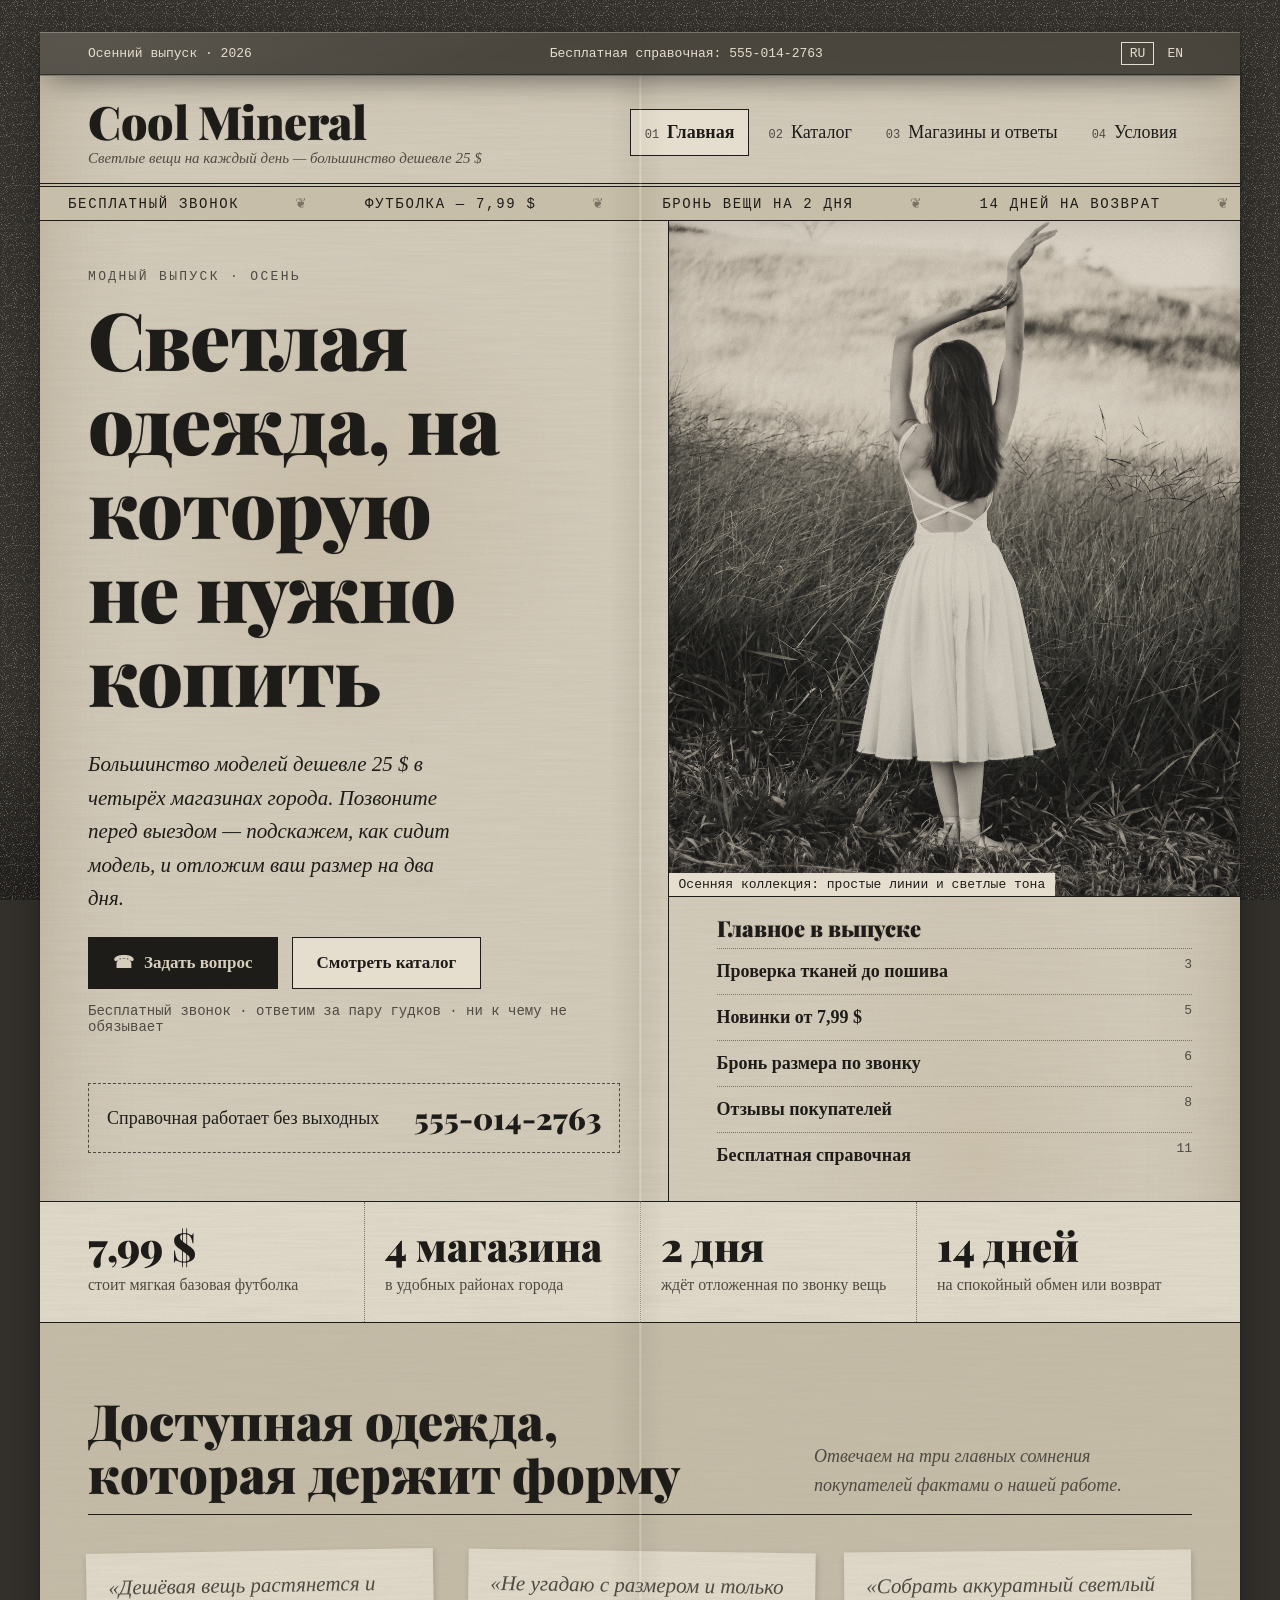
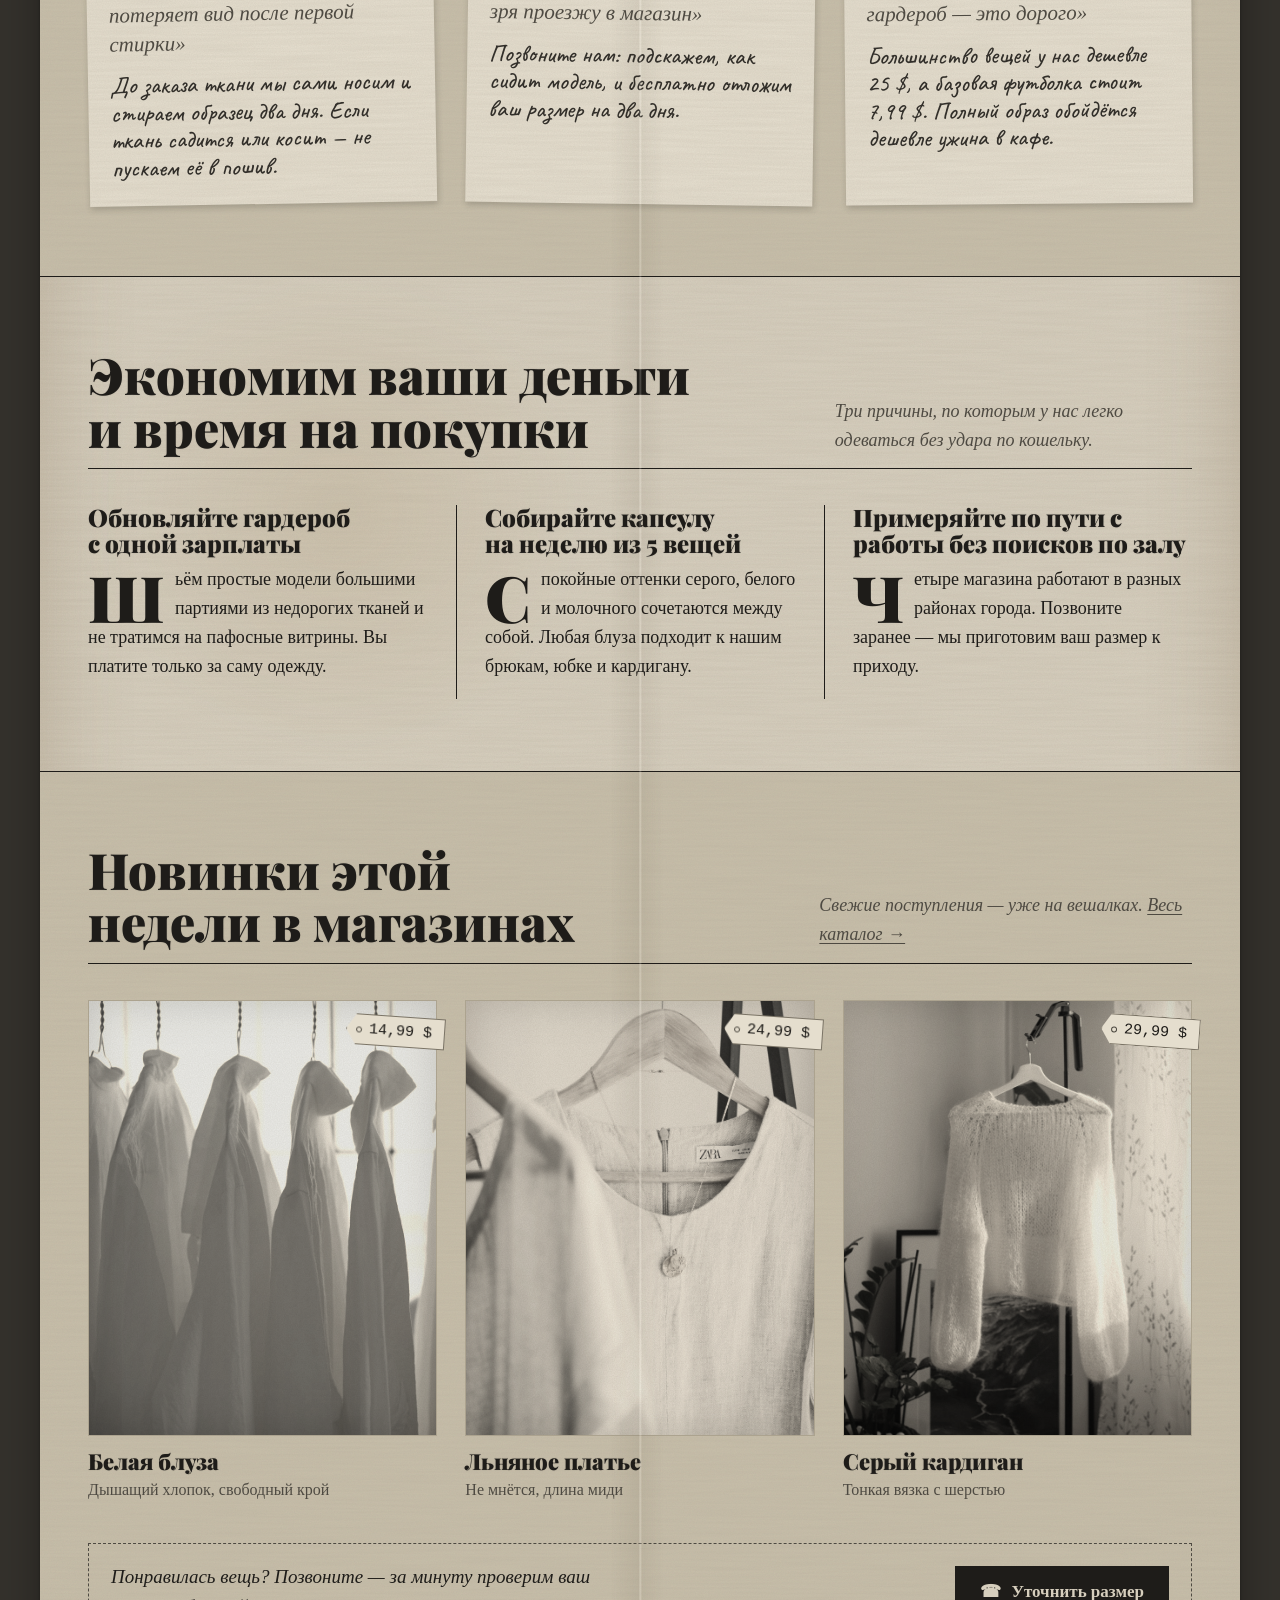
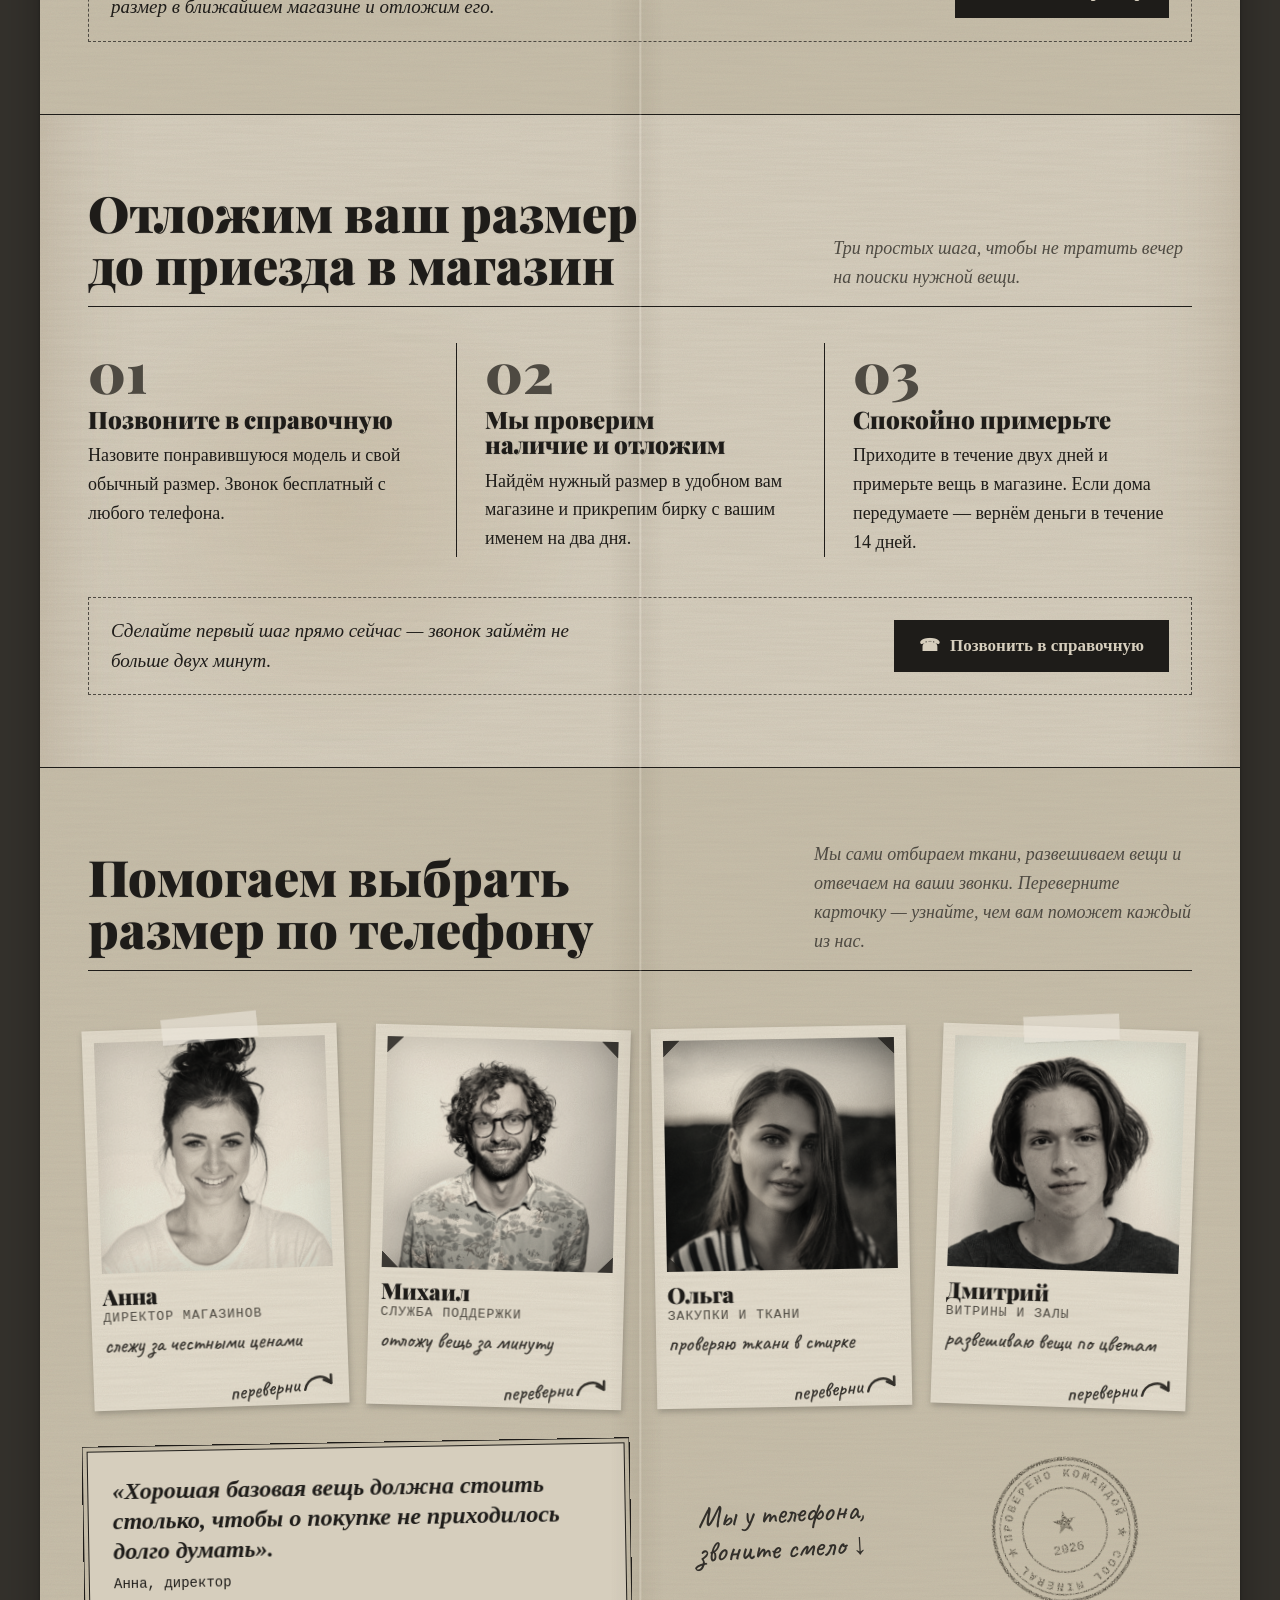
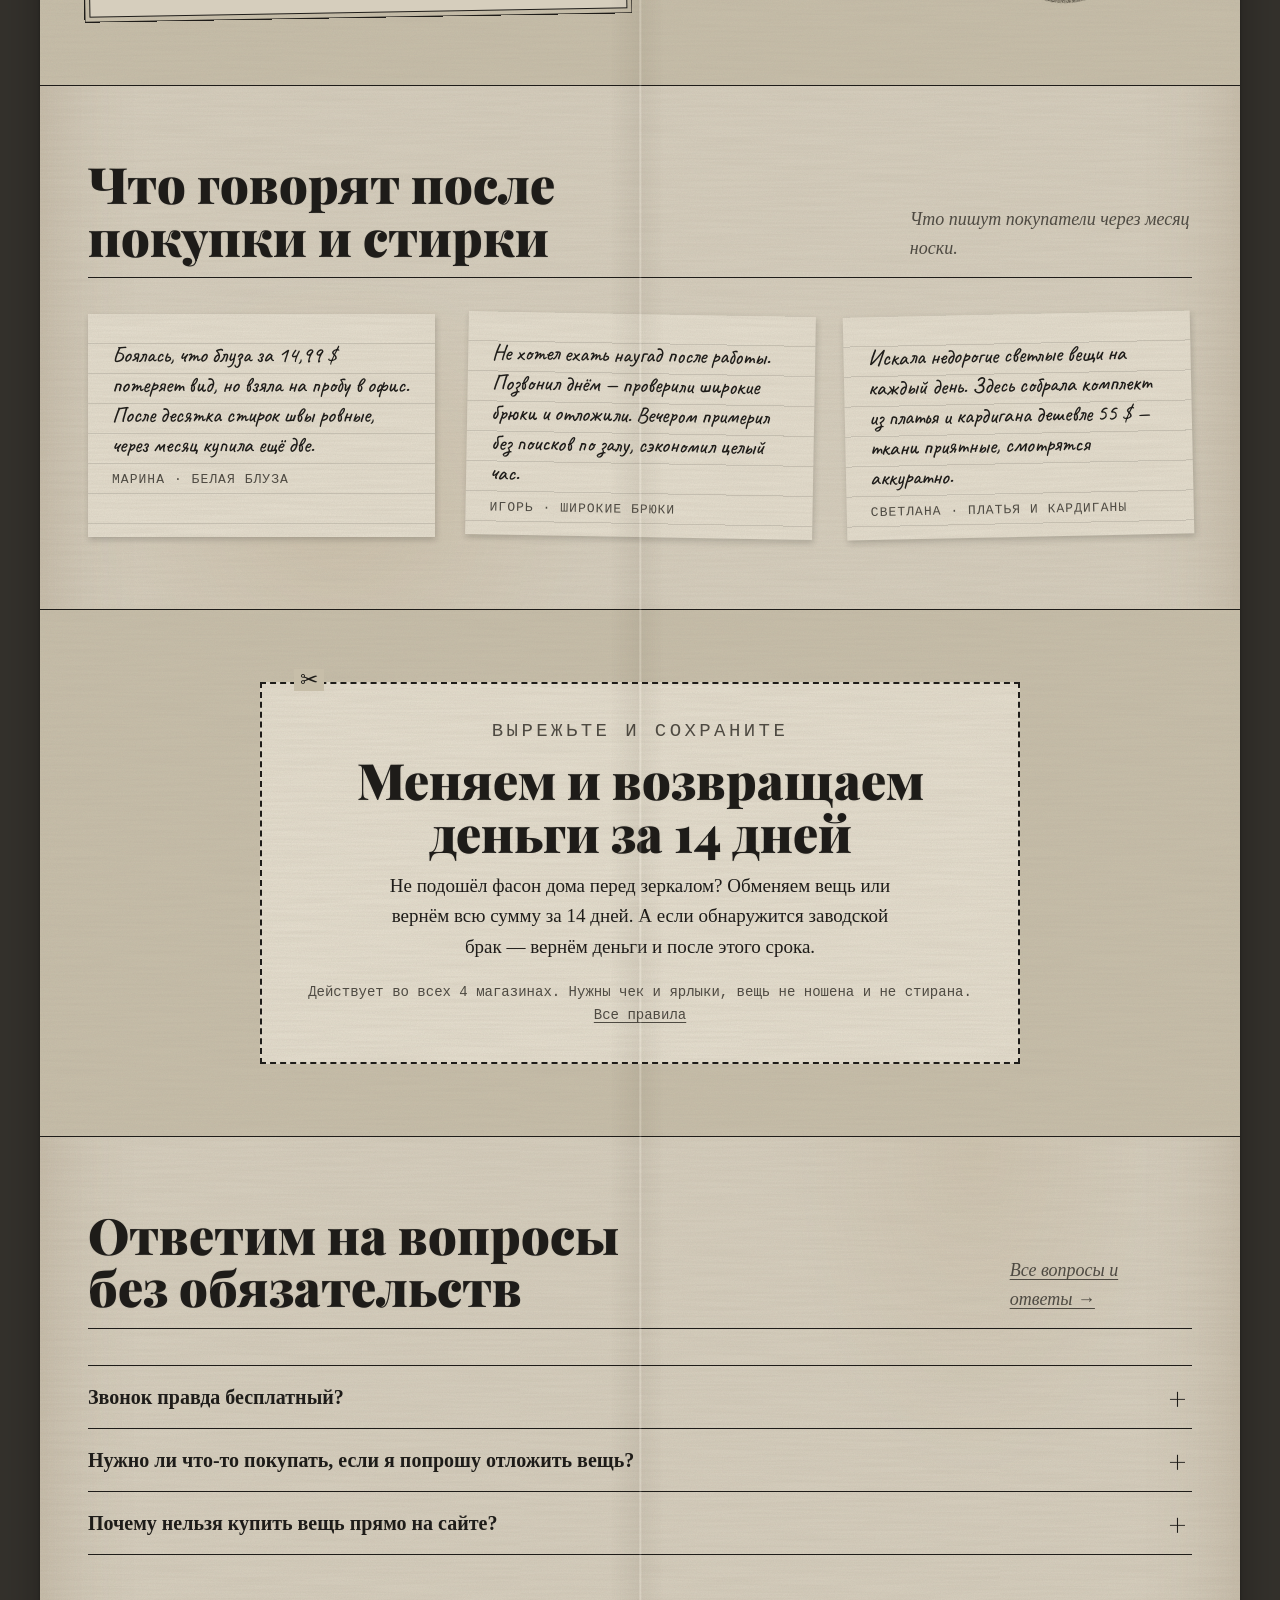
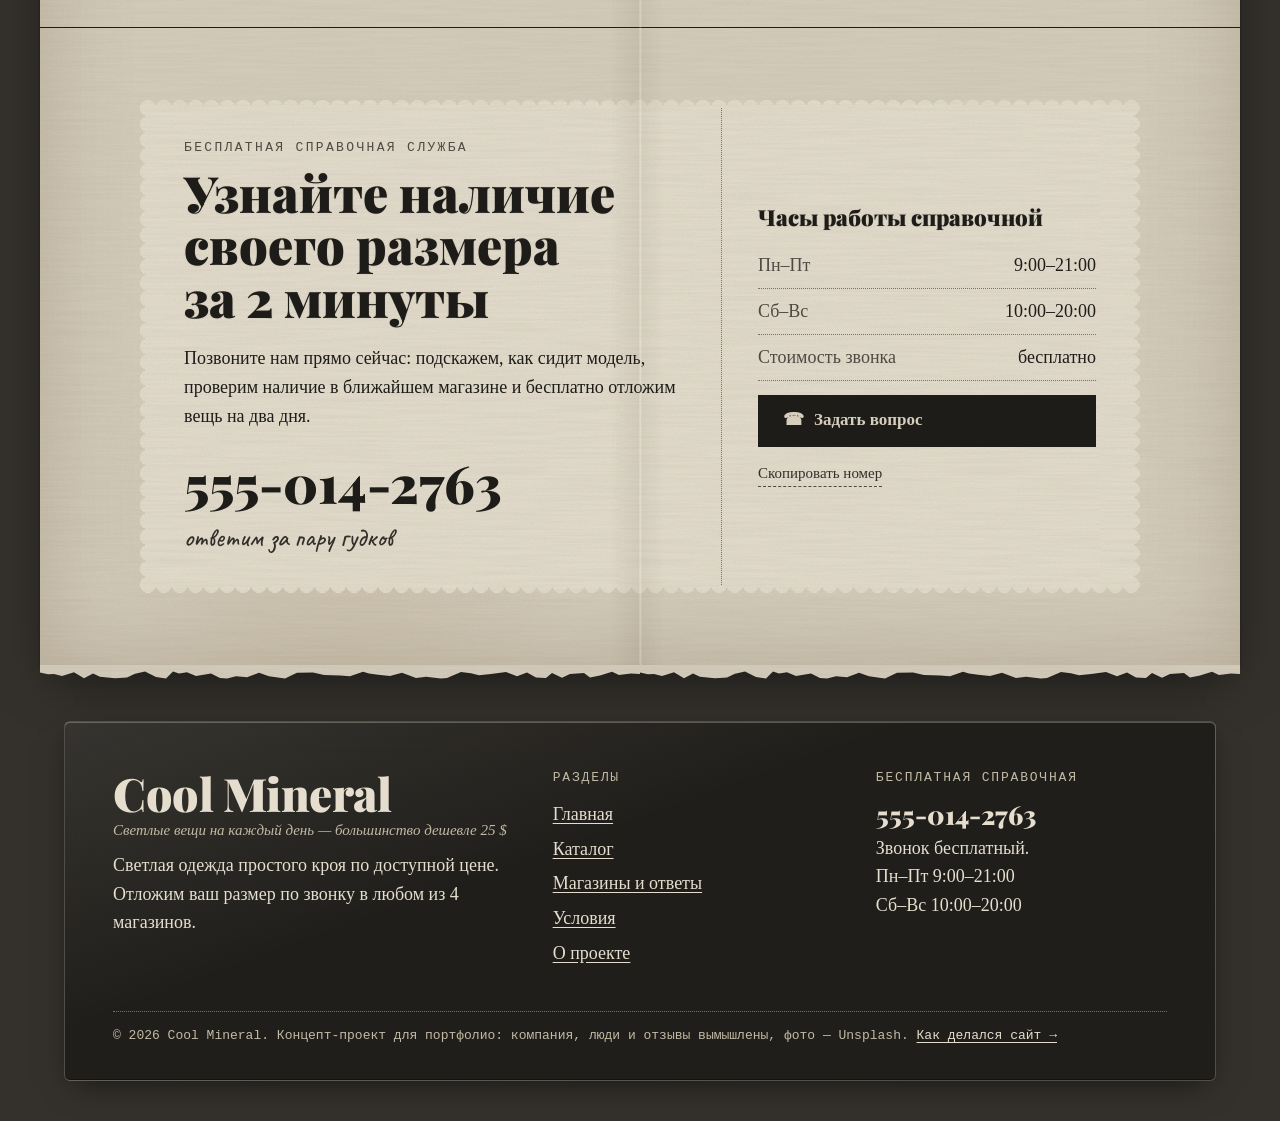
<file: index.html>
<!doctype html>
<html lang="ru">
<head>
  <meta charset="utf-8">
  <meta name="viewport" content="width=device-width, initial-scale=1">
  <title data-i18n="home.title">Cool Mineral&nbsp;— светлые вещи на каждый день дешевле 25&nbsp;$</title>
  <meta name="description" content="Светлые вещи на каждый день от 7,99&nbsp;$. Позвоните в бесплатную справочную Cool Mineral — подскажем размер и отложим вещь в магазине на 2 дня." data-i18n-content="home.description">
  <link rel="icon" href="assets/img/favicon.svg" type="image/svg+xml">
  <link rel="apple-touch-icon" href="assets/img/apple-touch-icon.png">
  <meta name="theme-color" content="#34312c">
  <!-- Превью ссылки в соцсетях и мессенджерах. После публикации замените пути на полные адреса (https://…) -->
  <meta property="og:type" content="website">
  <meta property="og:site_name" content="Cool Mineral">
  <meta property="og:title" content="Cool Mineral — светлые вещи на каждый день дешевле 25 $">
  <meta property="og:description" content="Светлые вещи на каждый день от 7,99&nbsp;$. Позвоните в бесплатную справочную Cool Mineral — подскажем размер и отложим вещь в магазине на 2 дня.">
  <meta property="og:image" content="assets/img/og-cover.jpg">
  <meta property="og:image:width" content="1200">
  <meta property="og:image:height" content="630">
  <meta name="twitter:card" content="summary_large_image">
  <link rel="preconnect" href="https://fonts.googleapis.com">
  <link rel="preconnect" href="https://fonts.gstatic.com" crossorigin>
  <link rel="stylesheet" href="https://fonts.googleapis.com/css2?family=Caveat:wght@500&family=Old+Standard+TT:ital,wght@0,400;0,700;1,400&family=PT+Mono&family=Playfair+Display:wght@900&display=swap">
  <link rel="stylesheet" href="assets/css/base.css">
  <link rel="stylesheet" href="assets/css/layout.css">
  <link rel="stylesheet" href="assets/css/components.css">
  <link rel="stylesheet" href="assets/css/pages.css">
</head>
<body id="top">
  <a class="skip-link" href="#main" data-i18n="skip">Перейти к содержанию</a>

  <div class="sheet">
    <div class="topbar glass">
      <span class="topbar__issue" data-i18n="topbar.issue">Осенний выпуск · 2026</span>
      <span><span data-i18n="topbar.help">Бесплатная справочная:</span> <a href="tel:5550142763">555-014-2763</a></span>
      <nav class="lang-switch" aria-label="Язык сайта" data-i18n-label="lang.label">
        <a href="?lang=ru" data-lang="ru">RU</a>
        <a href="?lang=en" data-lang="en">EN</a>
      </nav>
    </div>

    <header class="masthead">
      <a class="logo" href="index.html">Cool Mineral <small data-i18n="tagline">Светлые вещи на каждый день&nbsp;— большинство дешевле 25&nbsp;$</small></a>
      <button class="menu-button" type="button" aria-expanded="false" aria-controls="main-nav">☰ <span class="menu-button__label" data-i18n="nav.title">Навигация</span></button>
      <nav class="main-nav" id="main-nav" aria-label="Навигация" data-i18n-label="nav.title">
        <ol>
          <li><a href="index.html" aria-current="page"><span class="main-nav__num">01</span> <span data-i18n="nav.home">Главная</span></a></li>
          <li><a href="products.html"><span class="main-nav__num">02</span> <span data-i18n="nav.products">Каталог</span></a></li>
          <li><a href="info.html"><span class="main-nav__num">03</span> <span data-i18n="nav.info">Магазины и ответы</span></a></li>
          <li><a href="terms.html"><span class="main-nav__num">04</span> <span data-i18n="nav.terms">Условия</span></a></li>
        </ol>
      </nav>
    </header>

    <div class="ticker">
      <ul class="ticker__track">
        <li data-i18n="ticker.freeCall">Бесплатный звонок</li>
        <li data-i18n="ticker.tshirt">Футболка — 7,99&nbsp;$</li>
        <li data-i18n="ticker.hold">Бронь вещи на 2 дня</li>
        <li data-i18n="ticker.exchange">14 дней на возврат</li>
        <li data-i18n="ticker.freeCall" aria-hidden="true">Бесплатный звонок</li>
        <li data-i18n="ticker.tshirt" aria-hidden="true">Футболка — 7,99&nbsp;$</li>
        <li data-i18n="ticker.hold" aria-hidden="true">Бронь вещи на 2 дня</li>
        <li data-i18n="ticker.exchange" aria-hidden="true">14 дней на возврат</li>
      </ul>
    </div>

    <main id="main">
      <!-- 1. Оффер: что, для кого, почему выгодно, и одно лёгкое действие -->
      <section class="hero" aria-labelledby="hero-title">
        <div class="hero__text">
          <div>
            <p class="kicker" data-i18n="home.kicker">Модный выпуск · Осень</p>
            <h1 id="hero-title" data-i18n="home.h1">Светлая одежда, на которую не нужно копить</h1>
            <p class="lede" data-i18n="home.lede">Большинство моделей дешевле 25&nbsp;$ в четырёх магазинах города. Позвоните перед выездом&nbsp;— подскажем, как сидит модель, и отложим ваш размер на два дня.</p>
            <div class="button-row">
              <a class="button button--dark" href="tel:5550142763">☎ <span data-i18n="cta.ask">Задать вопрос</span></a>
              <a class="button" href="#new" data-i18n="home.browse">Смотреть каталог</a>
            </div>
            <p class="reassurance" data-i18n="cta.reassurance">Бесплатный звонок · ответим за пару гудков · ни к чему не обязывает</p>
          </div>
          <div class="hero__phone">
            <span data-i18n="home.question">Справочная работает без выходных</span>
            <a href="tel:5550142763">555-014-2763</a>
          </div>
        </div>

        <div class="hero__aside">
          <figure class="photo">
            <img src="assets/img/site/hero.jpg" width="1100" height="1300"
                 alt="Девушка в свободном белом платье стоит в высокой траве" data-i18n-alt="home.heroAlt">
            <figcaption data-i18n="home.heroCaption">Осенняя коллекция: простые линии и светлые тона</figcaption>
          </figure>
          <nav class="in-this-issue" aria-labelledby="issue-title">
            <h2 id="issue-title" data-i18n="home.issue">Главное в выпуске</h2>
            <ol>
              <li><a href="#myths"><b data-i18n="home.issueMyths">Проверка тканей до пошива</b> <span>3</span></a></li>
              <li><a href="#new"><b data-i18n="home.issueNew">Новинки от 7,99&nbsp;$</b> <span>5</span></a></li>
              <li><a href="#how"><b data-i18n="home.issueHow">Бронь размера по звонку</b> <span>6</span></a></li>
              <li><a href="#letters"><b data-i18n="home.issueLetters">Отзывы покупателей</b> <span>8</span></a></li>
              <li><a href="#call"><b data-i18n="home.issueCall">Бесплатная справочная</b> <span>11</span></a></li>
            </ol>
          </nav>
        </div>
      </section>

      <!-- 2. Цифры: быстрые доводы, которые видно сразу -->
      <section class="facts" aria-label="Выгоды в цифрах" data-i18n-label="facts.label">
        <dl class="facts__list">
          <div><dt data-i18n="facts.priceValue">7,99&nbsp;$</dt><dd data-i18n="facts.priceText">стоит мягкая базовая футболка</dd></div>
          <div><dt data-i18n="facts.storesValue">4&nbsp;магазина</dt><dd data-i18n="facts.storesText">в удобных районах города</dd></div>
          <div><dt data-i18n="facts.holdValue">2 дня</dt><dd data-i18n="facts.holdText">ждёт отложенная по звонку вещь</dd></div>
          <div><dt data-i18n="facts.returnValue">14 дней</dt><dd data-i18n="facts.returnText">на спокойный обмен или возврат</dd></div>
        </dl>
      </section>

      <!-- 3. Возражения: сомнения покупателя и ответ на каждое -->
      <section class="section section--tinted" id="myths">
        <div class="section-head">
          <h2 data-i18n="myths.title">Доступная одежда, которая держит форму</h2>
          <p data-i18n="myths.subtitle">Отвечаем на три главных сомнения покупателей фактами о нашей работе.</p>
        </div>
        <ol class="myths">
          <li>
            <p class="myths__doubt"><span class="visually-hidden" data-i18n="myths.doubtLabel">Сомнение:</span> <span data-i18n="myths.doubt1">«Дешёвая вещь растянется и потеряет вид после первой стирки»</span></p>
            <p class="handwritten"><span class="visually-hidden" data-i18n="myths.answerLabel">Факт:</span> <span data-i18n="myths.answer1">До заказа ткани мы сами носим и стираем образец два дня. Если ткань садится или косит&nbsp;— не пускаем её в пошив.</span></p>
          </li>
          <li>
            <p class="myths__doubt"><span class="visually-hidden" data-i18n="myths.doubtLabel">Сомнение:</span> <span data-i18n="myths.doubt2">«Не угадаю с размером и только зря проезжу в магазин»</span></p>
            <p class="handwritten"><span class="visually-hidden" data-i18n="myths.answerLabel">Факт:</span> <span data-i18n="myths.answer2">Позвоните нам: подскажем, как сидит модель, и бесплатно отложим ваш размер на два дня.</span></p>
          </li>
          <li>
            <p class="myths__doubt"><span class="visually-hidden" data-i18n="myths.doubtLabel">Сомнение:</span> <span data-i18n="myths.doubt3">«Собрать аккуратный светлый гардероб&nbsp;— это дорого»</span></p>
            <p class="handwritten"><span class="visually-hidden" data-i18n="myths.answerLabel">Факт:</span> <span data-i18n="myths.answer3">Большинство вещей у нас дешевле 25&nbsp;$, а базовая футболка стоит 7,99&nbsp;$. Полный образ обойдётся дешевле ужина в кафе.</span></p>
          </li>
        </ol>
      </section>

      <!-- 4. Преимущества: чем отличаемся, сформулировано как выгода -->
      <section class="section" id="why">
        <div class="section-head">
          <h2 data-i18n="why.title">Экономим ваши деньги и время на покупки</h2>
          <p data-i18n="why.subtitle">Три причины, по которым у нас легко одеваться без удара по кошельку.</p>
        </div>
        <div class="columns">
          <article>
            <h3 data-i18n="why.priceTitle">Обновляйте гардероб с одной зарплаты</h3>
            <p data-i18n="why.priceText">Шьём простые модели большими партиями из недорогих тканей и не тратимся на пафосные витрины. Вы платите только за саму одежду.</p>
          </article>
          <article>
            <h3 data-i18n="why.simpleTitle">Собирайте капсулу на неделю из 5 вещей</h3>
            <p data-i18n="why.simpleText">Спокойные оттенки серого, белого и молочного сочетаются между собой. Любая блуза подходит к нашим брюкам, юбке и кардигану.</p>
          </article>
          <article>
            <h3 data-i18n="why.nearTitle">Примеряйте по пути с работы без поисков по залу</h3>
            <p data-i18n="why.nearText">Четыре магазина работают в разных районах города. Позвоните заранее&nbsp;— мы приготовим ваш размер к приходу.</p>
          </article>
        </div>
      </section>

      <!-- 5. Товары и мягкий призыв: не «купить», а «уточнить размер» -->
      <section class="section section--tinted" id="new">
        <div class="section-head">
          <h2 data-i18n="new.title">Новинки этой недели в магазинах</h2>
          <p><span data-i18n="new.subtitle">Свежие поступления&nbsp;— уже на вешалках.</span>
             <a href="products.html" data-i18n="new.all">Весь каталог&nbsp;→</a></p>
        </div>
        <div class="product-grid" data-product-list="new"></div>
        <div class="cta-line">
          <p data-i18n="new.cta">Понравилась вещь? Позвоните&nbsp;— за минуту проверим ваш размер в ближайшем магазине и отложим его.</p>
          <a class="button button--dark" href="tel:5550142763">☎ <span data-i18n="cta.size">Уточнить размер</span></a>
        </div>
      </section>

      <!-- 6. Как это работает: три шага до вещи -->
      <section class="section" id="how">
        <div class="section-head">
          <h2 data-i18n="how.title">Отложим ваш размер до приезда в магазин</h2>
          <p data-i18n="how.subtitle">Три простых шага, чтобы не тратить вечер на поиски нужной вещи.</p>
        </div>
        <ol class="steps">
          <li>
            <h3 data-i18n="how.step1Title">Позвоните в справочную</h3>
            <p data-i18n="how.step1Text">Назовите понравившуюся модель и свой обычный размер. Звонок бесплатный с любого телефона.</p>
          </li>
          <li>
            <h3 data-i18n="how.step2Title">Мы проверим наличие и отложим</h3>
            <p data-i18n="how.step2Text">Найдём нужный размер в удобном вам магазине и прикрепим бирку с вашим именем на два дня.</p>
          </li>
          <li>
            <h3 data-i18n="how.step3Title">Спокойно примерьте</h3>
            <p data-i18n="how.step3Text">Приходите в течение двух дней и примерьте вещь в магазине. Если дома передумаете&nbsp;— вернём деньги в течение 14 дней.</p>
          </li>
        </ol>
        <div class="cta-line">
          <p data-i18n="how.cta">Сделайте первый шаг прямо сейчас&nbsp;— звонок займёт не больше двух минут.</p>
          <a class="button button--dark" href="tel:5550142763">☎ <span data-i18n="cta.call">Позвонить в справочную</span></a>
        </div>
      </section>

      <!-- 7. Люди: кому вы звоните -->
      <section class="section section--tinted" id="team">
        <div class="section-head">
          <h2 data-i18n="team.title">Помогаем выбрать размер по телефону</h2>
          <p data-i18n="team.subtitle">Мы сами отбираем ткани, развешиваем вещи и отвечаем на ваши звонки. Переверните карточку&nbsp;— узнайте, чем вам поможет каждый из нас.</p>
        </div>
        <div class="team-collage">
          <article class="team-card team-card--taped" style="--tilt: -2deg">
            <input class="team-card__toggle visually-hidden" type="checkbox" id="flip-anna" autocomplete="off" aria-label="Анна: перевернуть карточку с цитатой" data-i18n-label="team.annaFlip">
            <div class="team-card__inner">
              <div class="team-card__front">
                <div class="photo"><img src="assets/img/team/anna.jpg" width="500" height="500" loading="lazy" alt=""></div>
                <h3 data-i18n="team.annaName">Анна</h3>
                <p class="team-card__role" data-i18n="team.annaRole">Директор магазинов</p>
                <label class="team-card__turn" for="flip-anna"><span data-i18n="team.turn">переверни</span></label>
                <p class="handwritten" data-i18n="team.annaNote">слежу за честными ценами</p>
              </div>
              <div class="team-card__back">
                <blockquote data-i18n="team.annaQuote">«Моя задача&nbsp;— удержать цены ниже 25&nbsp;$ на большинство вещей. Когда человек покупает рубашку и брюки без ущерба для бюджета, мы работаем не зря»</blockquote>
                <p class="team-card__signature">— <span data-i18n="team.annaName">Анна</span></p>
                <label class="team-card__turn team-card__turn--back" for="flip-anna"><span data-i18n="team.turnBack">назад</span></label>
              </div>
            </div>
          </article>

          <article class="team-card team-card--corners" style="--tilt: 1.5deg">
            <input class="team-card__toggle visually-hidden" type="checkbox" id="flip-mikhail" autocomplete="off" aria-label="Михаил: перевернуть карточку с цитатой" data-i18n-label="team.mikhailFlip">
            <div class="team-card__inner">
              <div class="team-card__front">
                <div class="photo"><img src="assets/img/team/mikhail.jpg" width="500" height="500" loading="lazy" alt=""></div>
                <h3 data-i18n="team.mikhailName">Михаил</h3>
                <p class="team-card__role" data-i18n="team.mikhailRole">Служба поддержки</p>
                <label class="team-card__turn" for="flip-mikhail"><span data-i18n="team.turn">переверни</span></label>
                <p class="handwritten" data-i18n="team.mikhailNote">отложу вещь за минуту</p>
              </div>
              <div class="team-card__back">
                <blockquote data-i18n="team.mikhailQuote">«Назовите мне свой рост и размер&nbsp;— я подскажу, как сядет вещь, и отложу её. Больше всего люблю слышать в конце: „Спасибо, после работы заберу“»</blockquote>
                <p class="team-card__signature">— <span data-i18n="team.mikhailName">Михаил</span></p>
                <label class="team-card__turn team-card__turn--back" for="flip-mikhail"><span data-i18n="team.turnBack">назад</span></label>
              </div>
            </div>
          </article>


          <article class="team-card team-card--corners" style="--tilt: -1deg">
            <input class="team-card__toggle visually-hidden" type="checkbox" id="flip-olga" autocomplete="off" aria-label="Ольга: перевернуть карточку с цитатой" data-i18n-label="team.olgaFlip">
            <div class="team-card__inner">
              <div class="team-card__front">
                <div class="photo"><img src="assets/img/team/olga.jpg" width="500" height="500" loading="lazy" alt=""></div>
                <h3 data-i18n="team.olgaName">Ольга</h3>
                <p class="team-card__role" data-i18n="team.olgaRole">Закупки и ткани</p>
                <label class="team-card__turn" for="flip-olga"><span data-i18n="team.turn">переверни</span></label>
                <p class="handwritten" data-i18n="team.olgaNote">проверяю ткани в стирке</p>
              </div>
              <div class="team-card__back">
                <blockquote data-i18n="team.olgaQuote">«Я лично проверяю швы на просвет и стираю тестовые образцы при 30 °C. Если недорогая ткань линяет или колется, в зал она не попадёт»</blockquote>
                <p class="team-card__signature">— <span data-i18n="team.olgaName">Ольга</span></p>
                <label class="team-card__turn team-card__turn--back" for="flip-olga"><span data-i18n="team.turnBack">назад</span></label>
              </div>
            </div>
          </article>

          <article class="team-card team-card--taped" style="--tilt: 2deg">
            <input class="team-card__toggle visually-hidden" type="checkbox" id="flip-dmitry" autocomplete="off" aria-label="Дмитрий: перевернуть карточку с цитатой" data-i18n-label="team.dmitryFlip">
            <div class="team-card__inner">
              <div class="team-card__front">
                <div class="photo"><img src="assets/img/team/dmitry.jpg" width="500" height="500" loading="lazy" alt=""></div>
                <h3 data-i18n="team.dmitryName">Дмитрий</h3>
                <p class="team-card__role" data-i18n="team.dmitryRole">Витрины и залы</p>
                <label class="team-card__turn" for="flip-dmitry"><span data-i18n="team.turn">переверни</span></label>
                <p class="handwritten" data-i18n="team.dmitryNote">развешиваю вещи по цветам</p>
              </div>
              <div class="team-card__back">
                <blockquote data-i18n="team.dmitryQuote">«Я группирую вешалки по оттенкам и размерам от меньшего к большему. Даже если вы заглянули на 10 минут в обед, вы сразу увидите нужную полку»</blockquote>
                <p class="team-card__signature">— <span data-i18n="team.dmitryName">Дмитрий</span></p>
                <label class="team-card__turn team-card__turn--back" for="flip-dmitry"><span data-i18n="team.turnBack">назад</span></label>
              </div>
            </div>
          </article>

          <div class="quote-card" style="--tilt: -1deg">
            <blockquote data-i18n="team.quote">«Хорошая базовая вещь должна стоить столько, чтобы о покупке не приходилось долго думать».</blockquote>
            <cite data-i18n="team.quoteAuthor">Анна, директор</cite>
          </div>
          <p class="handwritten team-collage__note" style="--tilt: -3deg" data-i18n="team.note">Мы у телефона, звоните смело ↓</p>
          <figure class="stamp" style="--tilt: -12deg" role="img" aria-label="Штамп: проверено командой" data-i18n-label="team.stamp">
            <svg viewBox="0 0 160 160" aria-hidden="true">
              <defs>
                <!-- неровный оттиск: шум «выедает» краску -->
                <filter id="stamp-ink">
                  <feTurbulence type="fractalNoise" baseFrequency="0.9" numOctaves="2" seed="4" result="noise"/>
                  <feColorMatrix in="noise" values="0 0 0 0 0  0 0 0 0 0  0 0 0 0 0  0 0 0 -2.4 1.75" result="worn"/>
                  <feComposite in="SourceGraphic" in2="worn" operator="in"/>
                </filter>
                <path id="stamp-ring" d="M80 80m-57 0a57 57 0 1 1 114 0a57 57 0 1 1-114 0"/>
              </defs>
              <g filter="url(#stamp-ink)" fill="currentColor">
                <circle cx="80" cy="80" r="76" fill="none" stroke="currentColor" stroke-width="3.5"/>
                <circle cx="80" cy="80" r="69" fill="none" stroke="currentColor" stroke-width="1.2"/>
                <circle cx="80" cy="80" r="45" fill="none" stroke="currentColor" stroke-width="1.5"/>
                <text font-size="12.5"><textPath href="#stamp-ring" textLength="352" lengthAdjust="spacing" data-i18n="team.stampRing">Проверено командой ★ Cool Mineral ★</textPath></text>
                <text x="80" y="82" font-size="28" text-anchor="middle">★</text>
                <text x="80" y="104" font-size="14" text-anchor="middle">2026</text>
              </g>
            </svg>
          </figure>
        </div>
      </section>

      <!-- 8. Отзывы. Проект концептуальный: отзывы вымышлены, об этом сказано в подвале -->
      <section class="section" id="letters">
        <div class="section-head">
          <h2 data-i18n="letters.title">Что говорят после покупки и стирки</h2>
          <p data-i18n="letters.subtitle">Что пишут покупатели через месяц носки.</p>
        </div>
        <div class="letters">
          <figure class="letter">
            <blockquote data-i18n="letters.text1">Боялась, что блуза за 14,99&nbsp;$ потеряет вид, но взяла на пробу в офис. После десятка стирок швы ровные, через месяц купила ещё две.</blockquote>
            <figcaption><span data-i18n="letters.name1">Марина</span> · <span data-i18n="letters.item1">белая блуза</span></figcaption>
          </figure>
          <figure class="letter">
            <blockquote data-i18n="letters.text2">Не хотел ехать наугад после работы. Позвонил днём&nbsp;— проверили широкие брюки и отложили. Вечером примерил без поисков по залу, сэкономил целый час.</blockquote>
            <figcaption><span data-i18n="letters.name2">Игорь</span> · <span data-i18n="letters.item2">широкие брюки</span></figcaption>
          </figure>
          <figure class="letter">
            <blockquote data-i18n="letters.text3">Искала недорогие светлые вещи на каждый день. Здесь собрала комплект из платья и кардигана дешевле 55&nbsp;$&nbsp;— ткани приятные, смотрятся аккуратно.</blockquote>
            <figcaption><span data-i18n="letters.name3">Светлана</span> · <span data-i18n="letters.item3">платья и кардиганы</span></figcaption>
          </figure>
        </div>
      </section>

      <!-- 9. Гарантия: снимаем риск покупки -->
      <section class="section section--tinted" id="guarantee">
        <div class="coupon">
          <p class="kicker" data-i18n="guarantee.kicker">Вырежьте и сохраните</p>
          <h2 data-i18n="guarantee.title">Меняем и возвращаем деньги за 14 дней</h2>
          <p data-i18n="guarantee.text">Не подошёл фасон дома перед зеркалом? Обменяем вещь или вернём всю сумму за 14 дней. А если обнаружится заводской брак&nbsp;— вернём деньги и после этого срока.</p>
          <p class="coupon__note" data-i18n="guarantee.note">Действует во всех 4 магазинах. Нужны чек и ярлыки, вещь не ношена и не стирана. <a href="info.html#returns">Все правила</a></p>
        </div>
      </section>

      <!-- 10. Частые вопросы перед звонком -->
      <section class="section" id="questions">
        <div class="section-head">
          <h2 data-i18n="questions.title">Ответим на вопросы без обязательств</h2>
          <p><a href="info.html#faq" data-i18n="questions.all">Все вопросы и ответы&nbsp;→</a></p>
        </div>
        <div class="faq">
          <details>
            <summary data-i18n="questions.q1">Звонок правда бесплатный?</summary>
            <p data-i18n="questions.a1">Да, на 100 %. Звоните с мобильного или городского телефона&nbsp;— за разговор с вас не спишут ни цента.</p>
          </details>
          <details>
            <summary data-i18n="questions.q2">Нужно ли что-то покупать, если я попрошу отложить вещь?</summary>
            <p data-i18n="questions.a2">Нет. Мы отложим вещь на два дня, чтобы вы спокойно её примерили. Не подойдёт или не успеете приехать&nbsp;— мы просто вернём её в зал.</p>
          </details>
          <details>
            <summary data-i18n="questions.q3">Почему нельзя купить вещь прямо на сайте?</summary>
            <p data-i18n="questions.a3">Мы продаём только в магазинах, чтобы вещь можно было сначала примерить. Позвоните&nbsp;— и она дождётся вас в ближайшем магазине.</p>
          </details>
        </div>
      </section>

      <!-- 11. Финальный призыв -->
      <section class="section" id="call">
        <div class="call-card scalloped">
          <div class="call-card__main">
            <p class="kicker" data-i18n="call.kicker">Бесплатная справочная служба</p>
            <h2 data-i18n="call.title">Узнайте наличие своего размера за 2 минуты</h2>
            <p data-i18n="call.text">Позвоните нам прямо сейчас: подскажем, как сидит модель, проверим наличие в ближайшем магазине и бесплатно отложим вещь на два дня.</p>
            <a class="call-card__number" href="tel:5550142763">555-014-2763</a>
            <p class="handwritten" data-i18n="call.note">ответим за пару гудков</p>
          </div>
          <div class="call-card__side">
            <h3 data-i18n="call.hours">Часы работы справочной</h3>
            <dl class="dotted-list">
              <div><dt data-i18n="call.weekdays">Пн–Пт</dt><dd>9:00–21:00</dd></div>
              <div><dt data-i18n="call.weekend">Сб–Вс</dt><dd>10:00–20:00</dd></div>
              <div><dt data-i18n="call.price">Стоимость звонка</dt><dd data-i18n="call.free">бесплатно</dd></div>
            </dl>
            <a class="button button--dark" href="tel:5550142763">☎ <span data-i18n="cta.ask">Задать вопрос</span></a>
            <button class="copy-button" type="button" data-copy="555-014-2763" aria-live="polite">
              <span class="copy-button__idle" data-i18n="common.copy">Скопировать номер</span>
              <span class="copy-button__done" data-i18n="common.copied" hidden>Номер скопирован ✓</span>
            </button>
          </div>
        </div>
      </section>
    </main>
  </div>

  <footer class="site-footer glass">
    <div class="site-footer__grid">
      <div>
        <a class="logo" href="index.html">Cool Mineral <small data-i18n="tagline">Светлые вещи на каждый день&nbsp;— большинство дешевле 25&nbsp;$</small></a>
        <p data-i18n="footer.about">Светлая одежда простого кроя по доступной цене. Отложим ваш размер по звонку в любом из 4 магазинов.</p>
      </div>
      <nav aria-labelledby="footer-nav">
        <h2 id="footer-nav" data-i18n="footer.sections">Разделы</h2>
        <ul>
          <li><a href="index.html" data-i18n="nav.home">Главная</a></li>
          <li><a href="products.html" data-i18n="nav.products">Каталог</a></li>
          <li><a href="info.html" data-i18n="nav.info">Магазины и ответы</a></li>
          <li><a href="terms.html" data-i18n="nav.terms">Условия</a></li>
          <li><a href="case.html" data-i18n="nav.case">О проекте</a></li>
        </ul>
      </nav>
      <div>
        <h2 data-i18n="footer.contact">Бесплатная справочная</h2>
        <a class="site-footer__phone" href="tel:5550142763">555-014-2763</a>
        <p data-i18n="footer.hours">Звонок бесплатный.<br><span class="nowrap">Пн–Пт 9:00–21:00</span><br><span class="nowrap">Сб–Вс 10:00–20:00</span></p>
      </div>
    </div>
    <p class="site-footer__bottom" data-i18n="footer.bottom">© 2026 Cool Mineral. Концепт-проект для портфолио: компания, люди и отзывы вымышлены, фото&nbsp;— Unsplash. <a href="case.html">Как делался сайт&nbsp;→</a></p>
  </footer>

  <a class="call-bar" href="tel:5550142763">☎ <span data-i18n="common.callUs">Позвонить нам</span></a>
  <a class="to-top" href="#top" aria-label="Наверх страницы" data-i18n-label="common.toTop"><span aria-hidden="true">↑</span></a>

  <template id="product-card">
    <a class="product-card" href="product.html">
      <span class="price-tag"></span>
      <figure class="photo"><img src="" alt="" width="800" height="1000" loading="lazy"></figure>
      <h3></h3>
      <p></p>
    </a>
  </template>

  <script src="assets/js/lang/en.js"></script>
  <script src="assets/js/i18n.js"></script>
  <script src="assets/js/catalog.js"></script>
  <script src="assets/js/site.js"></script>
</body>
</html>
</file>
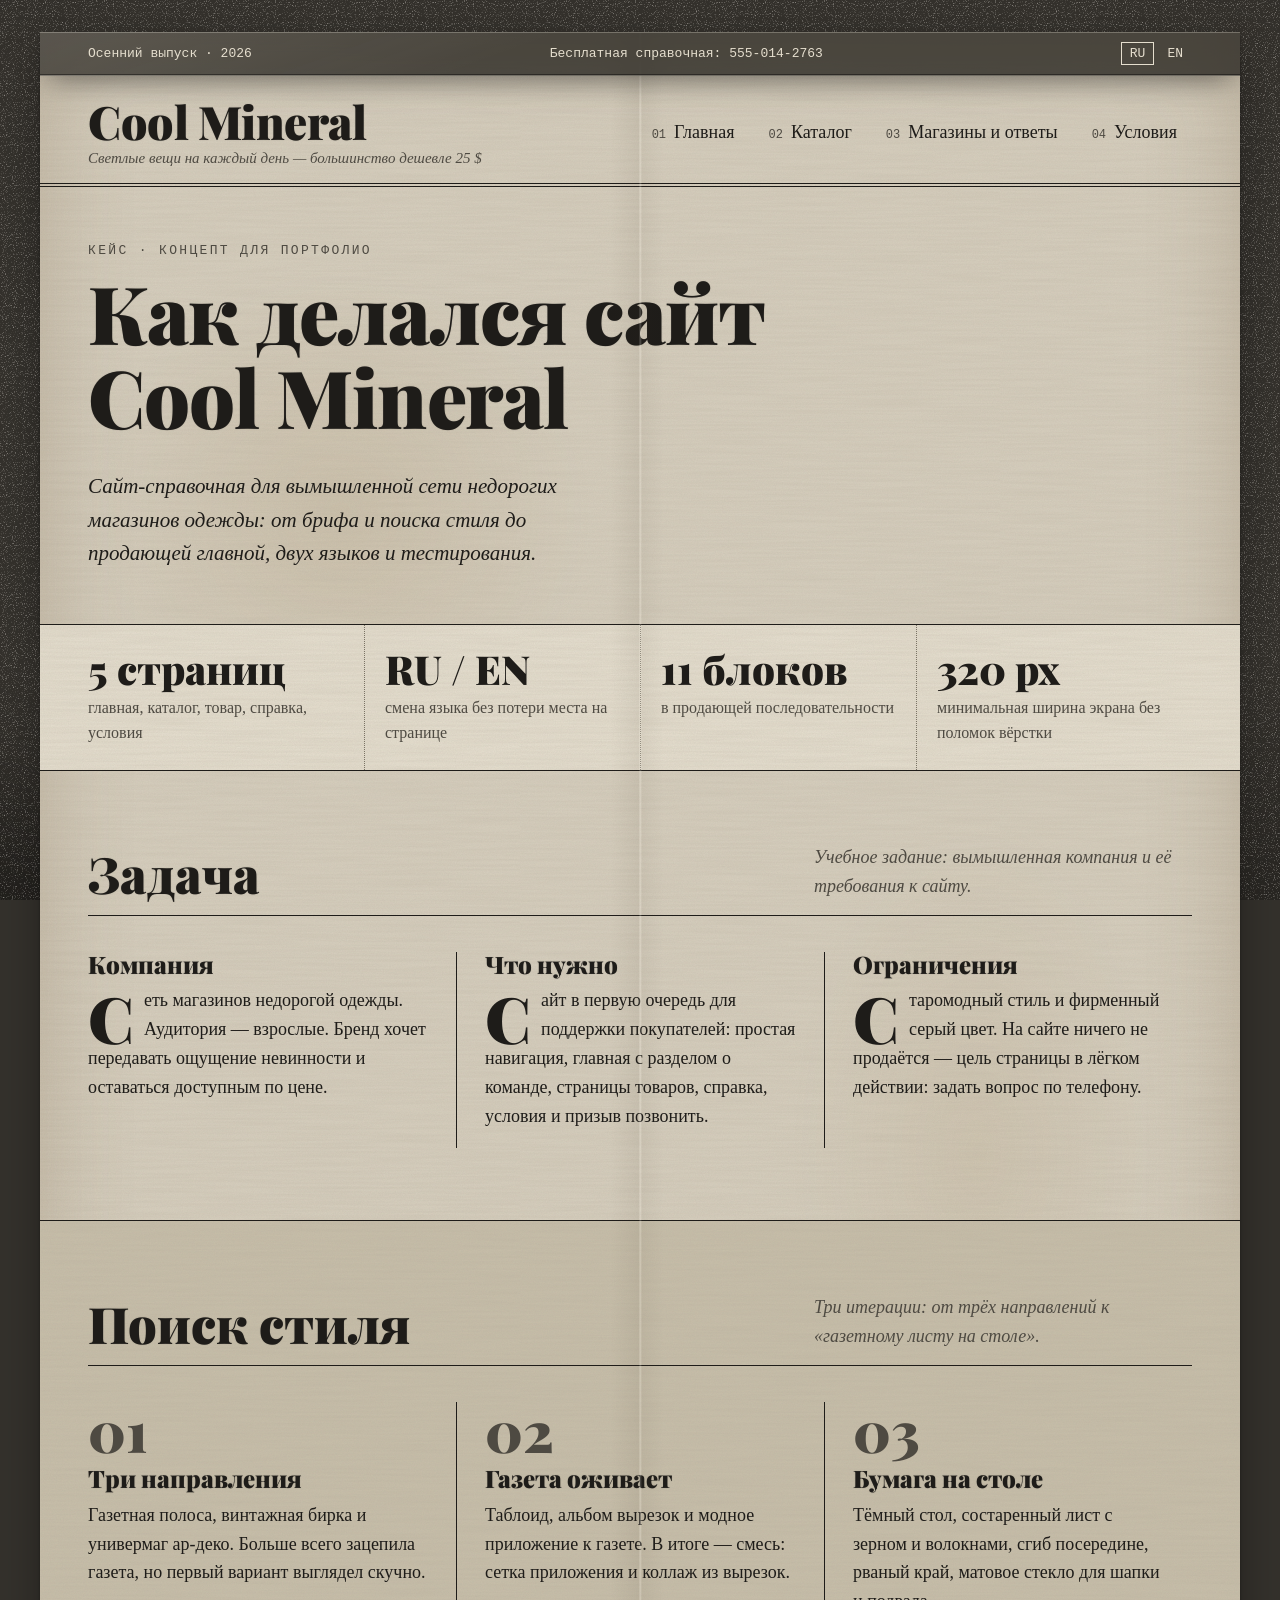
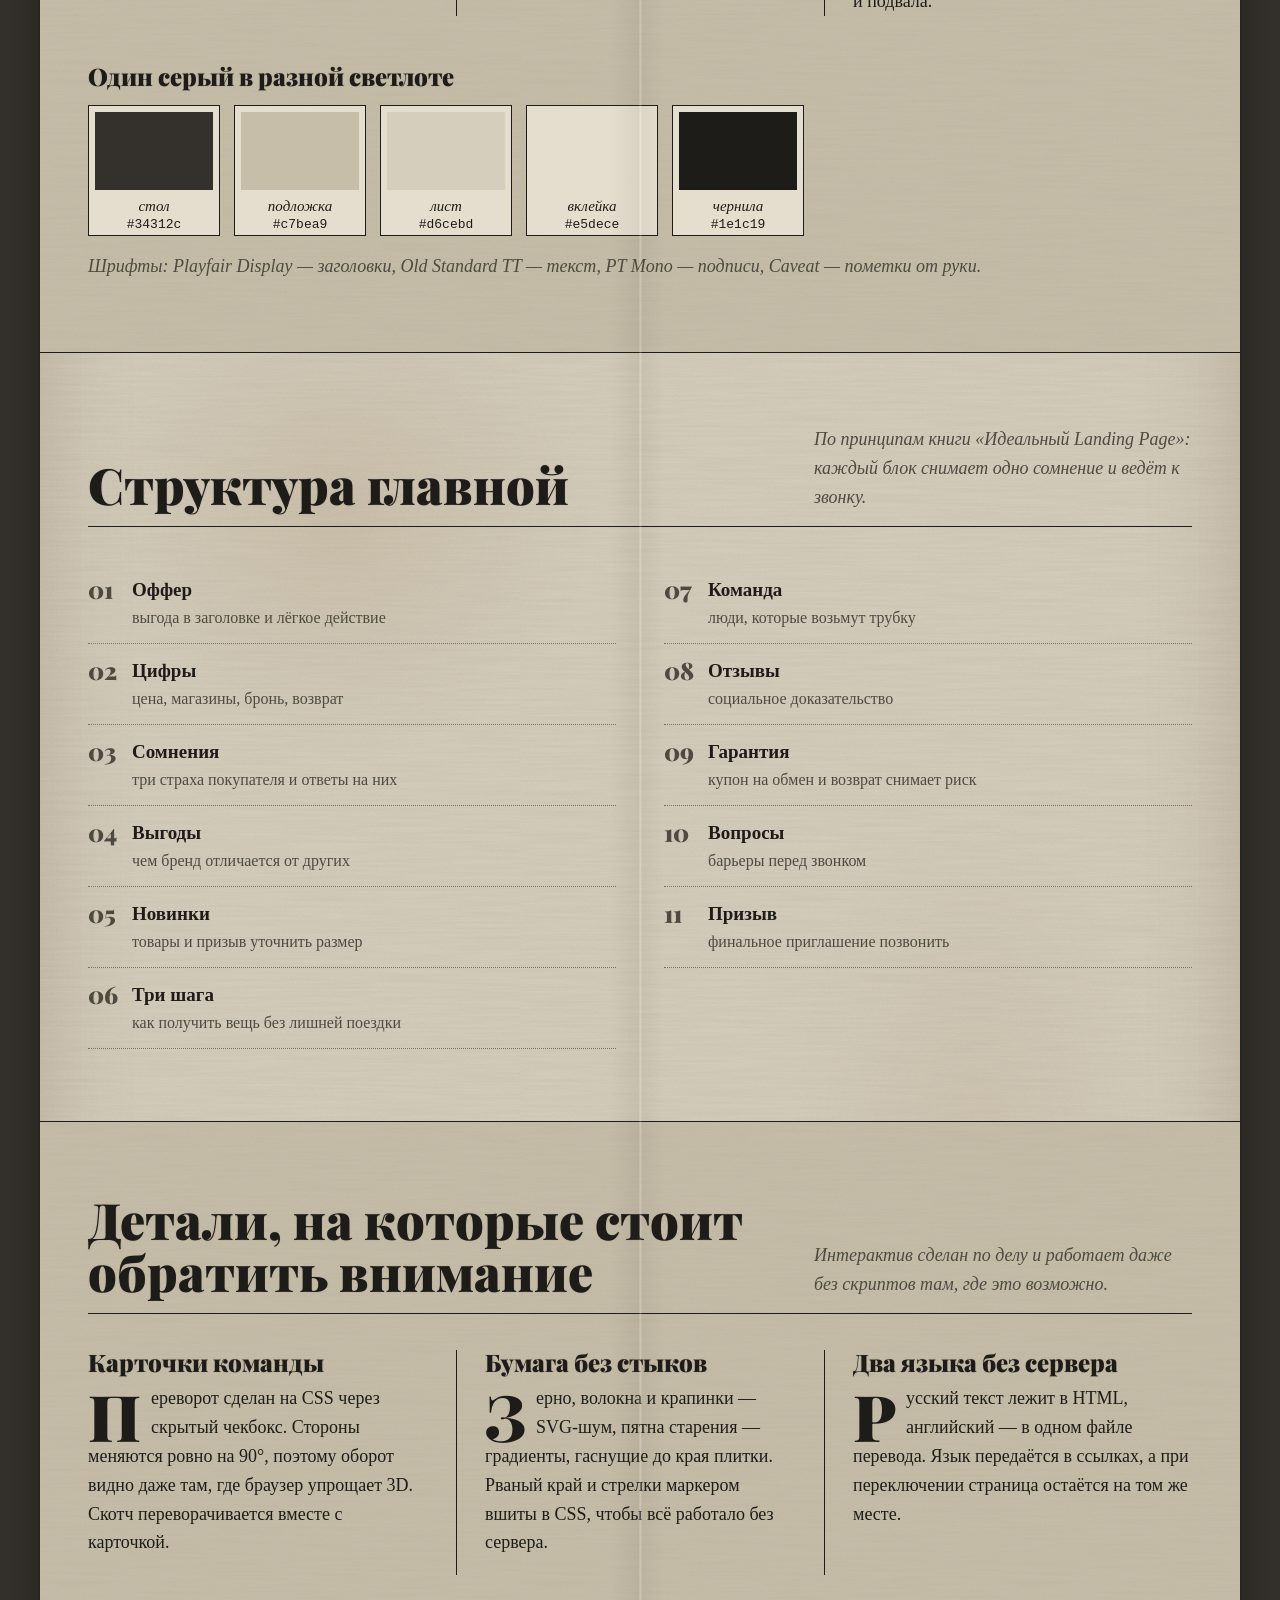
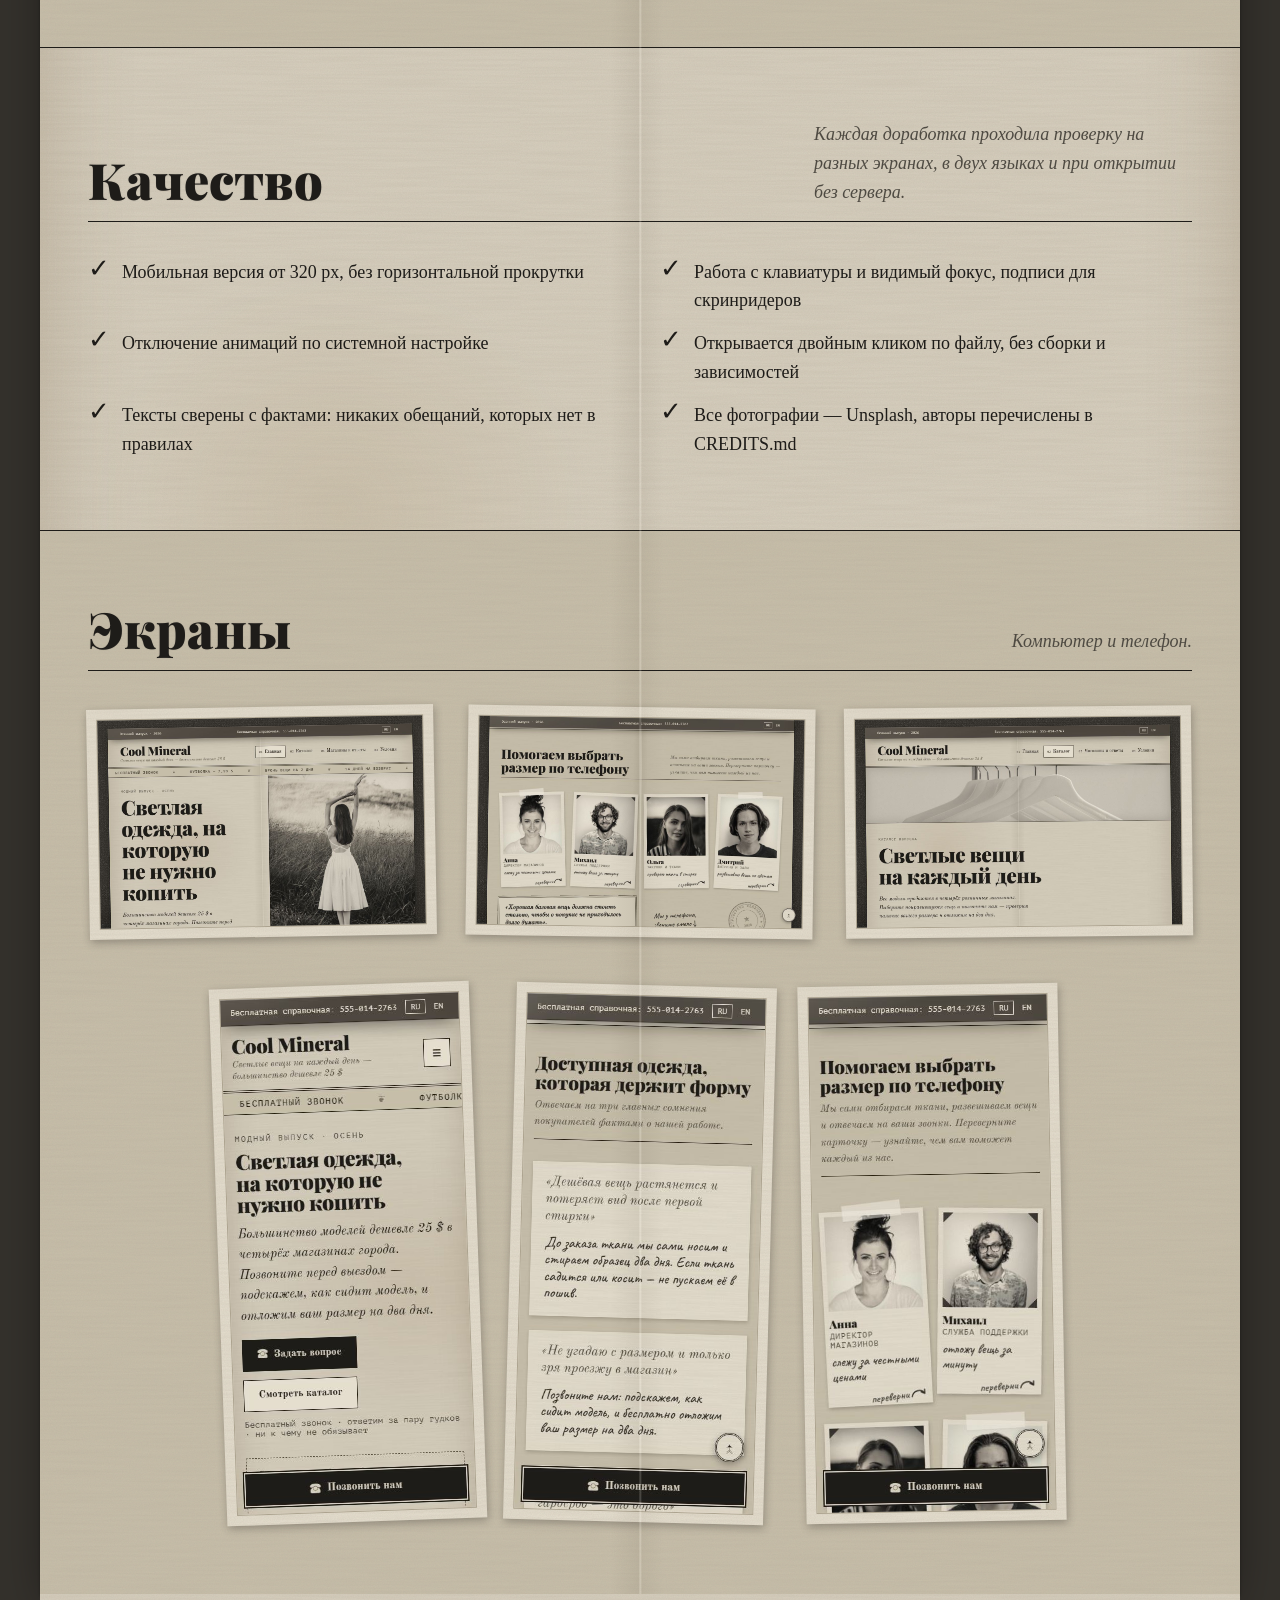
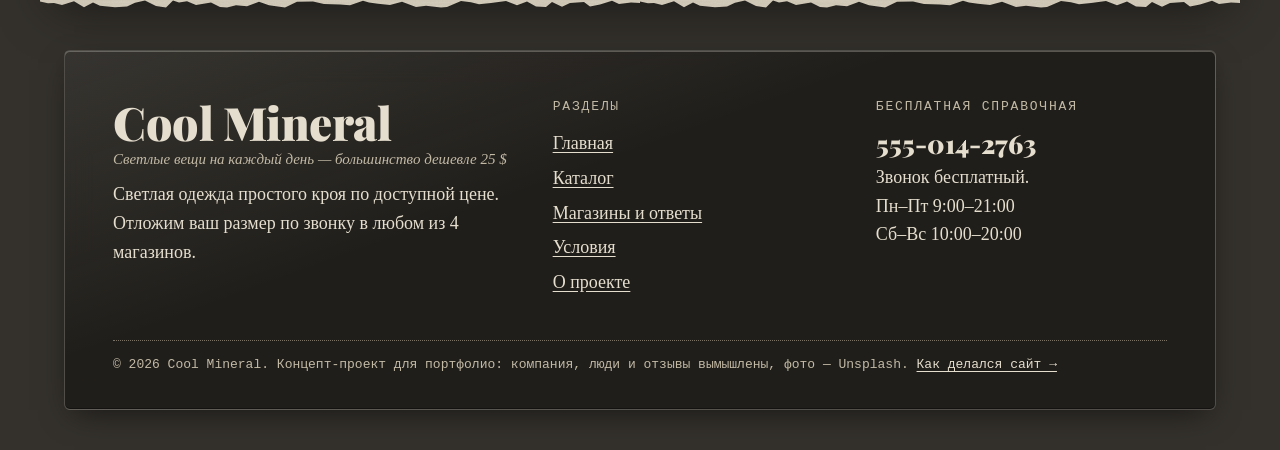
<file: case.html>
<!doctype html>
<html lang="ru">
<head>
  <meta charset="utf-8">
  <meta name="viewport" content="width=device-width, initial-scale=1">
  <title data-i18n="case.title">Как делался сайт Cool Mineral — кейс</title>
  <meta name="description" content="Кейс для портфолио: как придумывался стиль, строилась продающая главная и проверялось качество сайта Cool Mineral." data-i18n-content="case.description">
  <link rel="icon" href="assets/img/favicon.svg" type="image/svg+xml">
  <link rel="apple-touch-icon" href="assets/img/apple-touch-icon.png">
  <meta name="theme-color" content="#34312c">
  <!-- Превью ссылки в соцсетях и мессенджерах. После публикации замените пути на полные адреса (https://…) -->
  <meta property="og:type" content="website">
  <meta property="og:site_name" content="Cool Mineral">
  <meta property="og:title" content="Как делался сайт Cool Mineral — кейс">
  <meta property="og:description" content="Кейс для портфолио: как придумывался стиль, строилась продающая главная и проверялось качество сайта Cool Mineral.">
  <meta property="og:image" content="assets/img/og-cover.jpg">
  <meta property="og:image:width" content="1200">
  <meta property="og:image:height" content="630">
  <meta name="twitter:card" content="summary_large_image">
  <link rel="preconnect" href="https://fonts.googleapis.com">
  <link rel="preconnect" href="https://fonts.gstatic.com" crossorigin>
  <link rel="stylesheet" href="https://fonts.googleapis.com/css2?family=Caveat:wght@500&family=Old+Standard+TT:ital,wght@0,400;0,700;1,400&family=PT+Mono&family=Playfair+Display:wght@900&display=swap">
  <link rel="stylesheet" href="assets/css/base.css">
  <link rel="stylesheet" href="assets/css/layout.css">
  <link rel="stylesheet" href="assets/css/components.css">
  <link rel="stylesheet" href="assets/css/pages.css">
</head>
<body id="top">
  <a class="skip-link" href="#main" data-i18n="skip">Перейти к содержанию</a>

  <div class="sheet">
    <div class="topbar glass">
      <span class="topbar__issue" data-i18n="topbar.issue">Осенний выпуск · 2026</span>
      <span><span data-i18n="topbar.help">Бесплатная справочная:</span> <a href="tel:5550142763">555-014-2763</a></span>
      <nav class="lang-switch" aria-label="Язык сайта" data-i18n-label="lang.label">
        <a href="?lang=ru" data-lang="ru">RU</a>
        <a href="?lang=en" data-lang="en">EN</a>
      </nav>
    </div>

    <header class="masthead">
      <a class="logo" href="index.html">Cool Mineral <small data-i18n="tagline">Светлые вещи на каждый день&nbsp;— большинство дешевле 25&nbsp;$</small></a>
      <button class="menu-button" type="button" aria-expanded="false" aria-controls="main-nav">☰ <span class="menu-button__label" data-i18n="nav.title">Навигация</span></button>
      <nav class="main-nav" id="main-nav" aria-label="Навигация" data-i18n-label="nav.title">
        <ol>
          <li><a href="index.html"><span class="main-nav__num">01</span> <span data-i18n="nav.home">Главная</span></a></li>
          <li><a href="products.html"><span class="main-nav__num">02</span> <span data-i18n="nav.products">Каталог</span></a></li>
          <li><a href="info.html"><span class="main-nav__num">03</span> <span data-i18n="nav.info">Магазины и ответы</span></a></li>
          <li><a href="terms.html"><span class="main-nav__num">04</span> <span data-i18n="nav.terms">Условия</span></a></li>
        </ol>
      </nav>
    </header>

    <main id="main" class="case">
      <header class="page-head">
        <p class="kicker" data-i18n="case.kicker">Кейс · концепт для портфолио</p>
        <h1 data-i18n="case.heading">Как делался сайт Cool Mineral</h1>
        <p class="lede" data-i18n="case.lede">Сайт-справочная для вымышленной сети недорогих магазинов одежды: от брифа и поиска стиля до продающей главной, двух языков и тестирования.</p>
      </header>

      <section class="facts" aria-label="Проект в цифрах" data-i18n-label="case.factsLabel">
        <dl class="facts__list">
          <div><dt data-i18n="case.fact1Value">5&nbsp;страниц</dt><dd data-i18n="case.fact1Text">главная, каталог, товар, справка, условия</dd></div>
          <div><dt>RU / EN</dt><dd data-i18n="case.fact2Text">смена языка без потери места на странице</dd></div>
          <div><dt data-i18n="case.fact3Value">11&nbsp;блоков</dt><dd data-i18n="case.fact3Text">в продающей последовательности</dd></div>
          <div><dt data-i18n="case.fact4Value">320&nbsp;px</dt><dd data-i18n="case.fact4Text">минимальная ширина экрана без поломок вёрстки</dd></div>
        </dl>
      </section>

      <section class="section" id="brief">
        <div class="section-head">
          <h2 data-i18n="case.briefTitle">Задача</h2>
          <p data-i18n="case.briefSubtitle">Учебное задание: вымышленная компания и её требования к сайту.</p>
        </div>
        <div class="columns">
          <article>
            <h3 data-i18n="case.brief1Title">Компания</h3>
            <p data-i18n="case.brief1Text">Сеть магазинов недорогой одежды. Аудитория — взрослые. Бренд хочет передавать ощущение невинности и оставаться доступным по цене.</p>
          </article>
          <article>
            <h3 data-i18n="case.brief2Title">Что нужно</h3>
            <p data-i18n="case.brief2Text">Сайт в первую очередь для поддержки покупателей: простая навигация, главная с разделом о команде, страницы товаров, справка, условия и призыв позвонить.</p>
          </article>
          <article>
            <h3 data-i18n="case.brief3Title">Ограничения</h3>
            <p data-i18n="case.brief3Text">Старомодный стиль и фирменный серый цвет. На сайте ничего не продаётся — цель страницы в лёгком действии: задать вопрос по телефону.</p>
          </article>
        </div>
      </section>

      <section class="section section--tinted" id="style">
        <div class="section-head">
          <h2 data-i18n="case.styleTitle">Поиск стиля</h2>
          <p data-i18n="case.styleSubtitle">Три итерации: от трёх направлений к «газетному листу на столе».</p>
        </div>
        <ol class="steps">
          <li>
            <h3 data-i18n="case.style1Title">Три направления</h3>
            <p data-i18n="case.style1Text">Газетная полоса, винтажная бирка и универмаг ар-деко. Больше всего зацепила газета, но первый вариант выглядел скучно.</p>
          </li>
          <li>
            <h3 data-i18n="case.style2Title">Газета оживает</h3>
            <p data-i18n="case.style2Text">Таблоид, альбом вырезок и модное приложение к газете. В итоге&nbsp;— смесь: сетка приложения и коллаж из вырезок.</p>
          </li>
          <li>
            <h3 data-i18n="case.style3Title">Бумага на столе</h3>
            <p data-i18n="case.style3Text">Тёмный стол, состаренный лист с зерном и волокнами, сгиб посередине, рваный край, матовое стекло для шапки и подвала.</p>
          </li>
        </ol>

        <div class="case-palette">
          <h3 data-i18n="case.paletteTitle">Один серый в разной светлоте</h3>
          <ul class="swatches">
            <li style="--swatch: #34312c"><span data-i18n="case.swatchDesk">стол</span> #34312c</li>
            <li style="--swatch: #c7bea9"><span data-i18n="case.swatchDark">подложка</span> #c7bea9</li>
            <li style="--swatch: #d6cebd"><span data-i18n="case.swatchPaper">лист</span> #d6cebd</li>
            <li style="--swatch: #e5dece"><span data-i18n="case.swatchLight">вклейка</span> #e5dece</li>
            <li style="--swatch: #1e1c19"><span data-i18n="case.swatchInk">чернила</span> #1e1c19</li>
          </ul>
          <p class="case-fonts" data-i18n="case.fonts">Шрифты: Playfair Display — заголовки, Old Standard TT — текст, PT Mono — подписи, Caveat — пометки от руки.</p>
        </div>
      </section>

      <section class="section" id="structure">
        <div class="section-head">
          <h2 data-i18n="case.structureTitle">Структура главной</h2>
          <p data-i18n="case.structureSubtitle">По принципам книги «Идеальный Landing Page»: каждый блок снимает одно сомнение и ведёт к звонку.</p>
        </div>
        <ol class="case-structure">
          <li><b data-i18n="case.block1">Оффер</b> <span data-i18n="case.block1Why">выгода в заголовке и лёгкое действие</span></li>
          <li><b data-i18n="case.block2">Цифры</b> <span data-i18n="case.block2Why">цена, магазины, бронь, возврат</span></li>
          <li><b data-i18n="case.block3">Сомнения</b> <span data-i18n="case.block3Why">три страха покупателя и ответы на них</span></li>
          <li><b data-i18n="case.block4">Выгоды</b> <span data-i18n="case.block4Why">чем бренд отличается от других</span></li>
          <li><b data-i18n="case.block5">Новинки</b> <span data-i18n="case.block5Why">товары и призыв уточнить размер</span></li>
          <li><b data-i18n="case.block6">Три шага</b> <span data-i18n="case.block6Why">как получить вещь без лишней поездки</span></li>
          <li><b data-i18n="case.block7">Команда</b> <span data-i18n="case.block7Why">люди, которые возьмут трубку</span></li>
          <li><b data-i18n="case.block8">Отзывы</b> <span data-i18n="case.block8Why">социальное доказательство</span></li>
          <li><b data-i18n="case.block9">Гарантия</b> <span data-i18n="case.block9Why">купон на обмен и возврат снимает риск</span></li>
          <li><b data-i18n="case.block10">Вопросы</b> <span data-i18n="case.block10Why">барьеры перед звонком</span></li>
          <li><b data-i18n="case.block11">Призыв</b> <span data-i18n="case.block11Why">финальное приглашение позвонить</span></li>
        </ol>
      </section>

      <section class="section section--tinted" id="details">
        <div class="section-head">
          <h2 data-i18n="case.detailsTitle">Детали, на которые стоит обратить внимание</h2>
          <p data-i18n="case.detailsSubtitle">Интерактив сделан по делу и работает даже без скриптов там, где это возможно.</p>
        </div>
        <div class="columns">
          <article>
            <h3 data-i18n="case.detail1Title">Карточки команды</h3>
            <p data-i18n="case.detail1Text">Переворот сделан на CSS через скрытый чекбокс. Стороны меняются ровно на 90°, поэтому оборот видно даже там, где браузер упрощает 3D. Скотч переворачивается вместе с карточкой.</p>
          </article>
          <article>
            <h3 data-i18n="case.detail2Title">Бумага без стыков</h3>
            <p data-i18n="case.detail2Text">Зерно, волокна и крапинки&nbsp;— SVG-шум, пятна старения&nbsp;— градиенты, гаснущие до края плитки. Рваный край и стрелки маркером вшиты в CSS, чтобы всё работало без сервера.</p>
          </article>
          <article>
            <h3 data-i18n="case.detail3Title">Два языка без сервера</h3>
            <p data-i18n="case.detail3Text">Русский текст лежит в HTML, английский — в одном файле перевода. Язык передаётся в ссылках, а при переключении страница остаётся на том же месте.</p>
          </article>
        </div>
      </section>

      <section class="section" id="quality">
        <div class="section-head">
          <h2 data-i18n="case.qualityTitle">Качество</h2>
          <p data-i18n="case.qualitySubtitle">Каждая доработка проходила проверку на разных экранах, в двух языках и при открытии без сервера.</p>
        </div>
        <ul class="case-checklist">
          <li data-i18n="case.check1">Мобильная версия от 320&nbsp;px, без горизонтальной прокрутки</li>
          <li data-i18n="case.check2">Работа с клавиатуры и видимый фокус, подписи для скринридеров</li>
          <li data-i18n="case.check3">Отключение анимаций по системной настройке</li>
          <li data-i18n="case.check4">Открывается двойным кликом по файлу, без сборки и зависимостей</li>
          <li data-i18n="case.check5">Тексты сверены с фактами: никаких обещаний, которых нет в правилах</li>
          <li data-i18n="case.check6">Все фотографии — Unsplash, авторы перечислены в CREDITS.md</li>
        </ul>
      </section>

      <section class="section section--tinted" id="screens">
        <div class="section-head">
          <h2 data-i18n="case.screensTitle">Экраны</h2>
          <p data-i18n="case.screensSubtitle">Компьютер и телефон.</p>
        </div>
        <div class="case-shots case-shots--desktop">
          <figure class="case-shot" style="--tilt: -1deg"><img src="assets/img/case/desktop-home.jpg" width="1280" height="820" loading="lazy" alt="Первый экран главной на компьютере" data-i18n-alt="case.shotHome"></figure>
          <figure class="case-shot" style="--tilt: .8deg"><img src="assets/img/case/desktop-team.jpg" width="1280" height="820" loading="lazy" alt="Блок команды с карточками на компьютере" data-i18n-alt="case.shotTeam"></figure>
          <figure class="case-shot" style="--tilt: -.6deg"><img src="assets/img/case/desktop-catalog.jpg" width="1280" height="820" loading="lazy" alt="Каталог товаров на компьютере" data-i18n-alt="case.shotCatalog"></figure>
        </div>
        <div class="case-shots case-shots--mobile">
          <figure class="case-shot" style="--tilt: -2deg"><img src="assets/img/case/mobile-home.jpg" width="390" height="844" loading="lazy" alt="Первый экран главной на телефоне" data-i18n-alt="case.shotMobileHome"></figure>
          <figure class="case-shot" style="--tilt: 1.5deg"><img src="assets/img/case/mobile-myths.jpg" width="390" height="844" loading="lazy" alt="Блок сомнений на телефоне" data-i18n-alt="case.shotMobileMyths"></figure>
          <figure class="case-shot" style="--tilt: -1deg"><img src="assets/img/case/mobile-team.jpg" width="390" height="844" loading="lazy" alt="Карточки команды на телефоне" data-i18n-alt="case.shotMobileTeam"></figure>
        </div>
      </section>

    </main>
  </div>

  <footer class="site-footer glass">
    <div class="site-footer__grid">
      <div>
        <a class="logo" href="index.html">Cool Mineral <small data-i18n="tagline">Светлые вещи на каждый день&nbsp;— большинство дешевле 25&nbsp;$</small></a>
        <p data-i18n="footer.about">Светлая одежда простого кроя по доступной цене. Отложим ваш размер по звонку в любом из 4 магазинов.</p>
      </div>
      <nav aria-labelledby="footer-nav">
        <h2 id="footer-nav" data-i18n="footer.sections">Разделы</h2>
        <ul>
          <li><a href="index.html" data-i18n="nav.home">Главная</a></li>
          <li><a href="products.html" data-i18n="nav.products">Каталог</a></li>
          <li><a href="info.html" data-i18n="nav.info">Магазины и ответы</a></li>
          <li><a href="terms.html" data-i18n="nav.terms">Условия</a></li>
          <li><a href="case.html" data-i18n="nav.case">О проекте</a></li>
        </ul>
      </nav>
      <div>
        <h2 data-i18n="footer.contact">Бесплатная справочная</h2>
        <a class="site-footer__phone" href="tel:5550142763">555-014-2763</a>
        <p data-i18n="footer.hours">Звонок бесплатный.<br><span class="nowrap">Пн–Пт 9:00–21:00</span><br><span class="nowrap">Сб–Вс 10:00–20:00</span></p>
      </div>
    </div>
    <p class="site-footer__bottom" data-i18n="footer.bottom">© 2026 Cool Mineral. Концепт-проект для портфолио: компания, люди и отзывы вымышлены, фото&nbsp;— Unsplash. <a href="case.html">Как делался сайт&nbsp;→</a></p>
  </footer>

  <a class="call-bar" href="tel:5550142763">☎ <span data-i18n="common.callUs">Позвонить нам</span></a>
  <a class="to-top" href="#top" aria-label="Наверх страницы" data-i18n-label="common.toTop"><span aria-hidden="true">↑</span></a>


  <script src="assets/js/lang/en.js"></script>
  <script src="assets/js/i18n.js"></script>
  <script src="assets/js/site.js"></script>
</body>
</html>
</file>
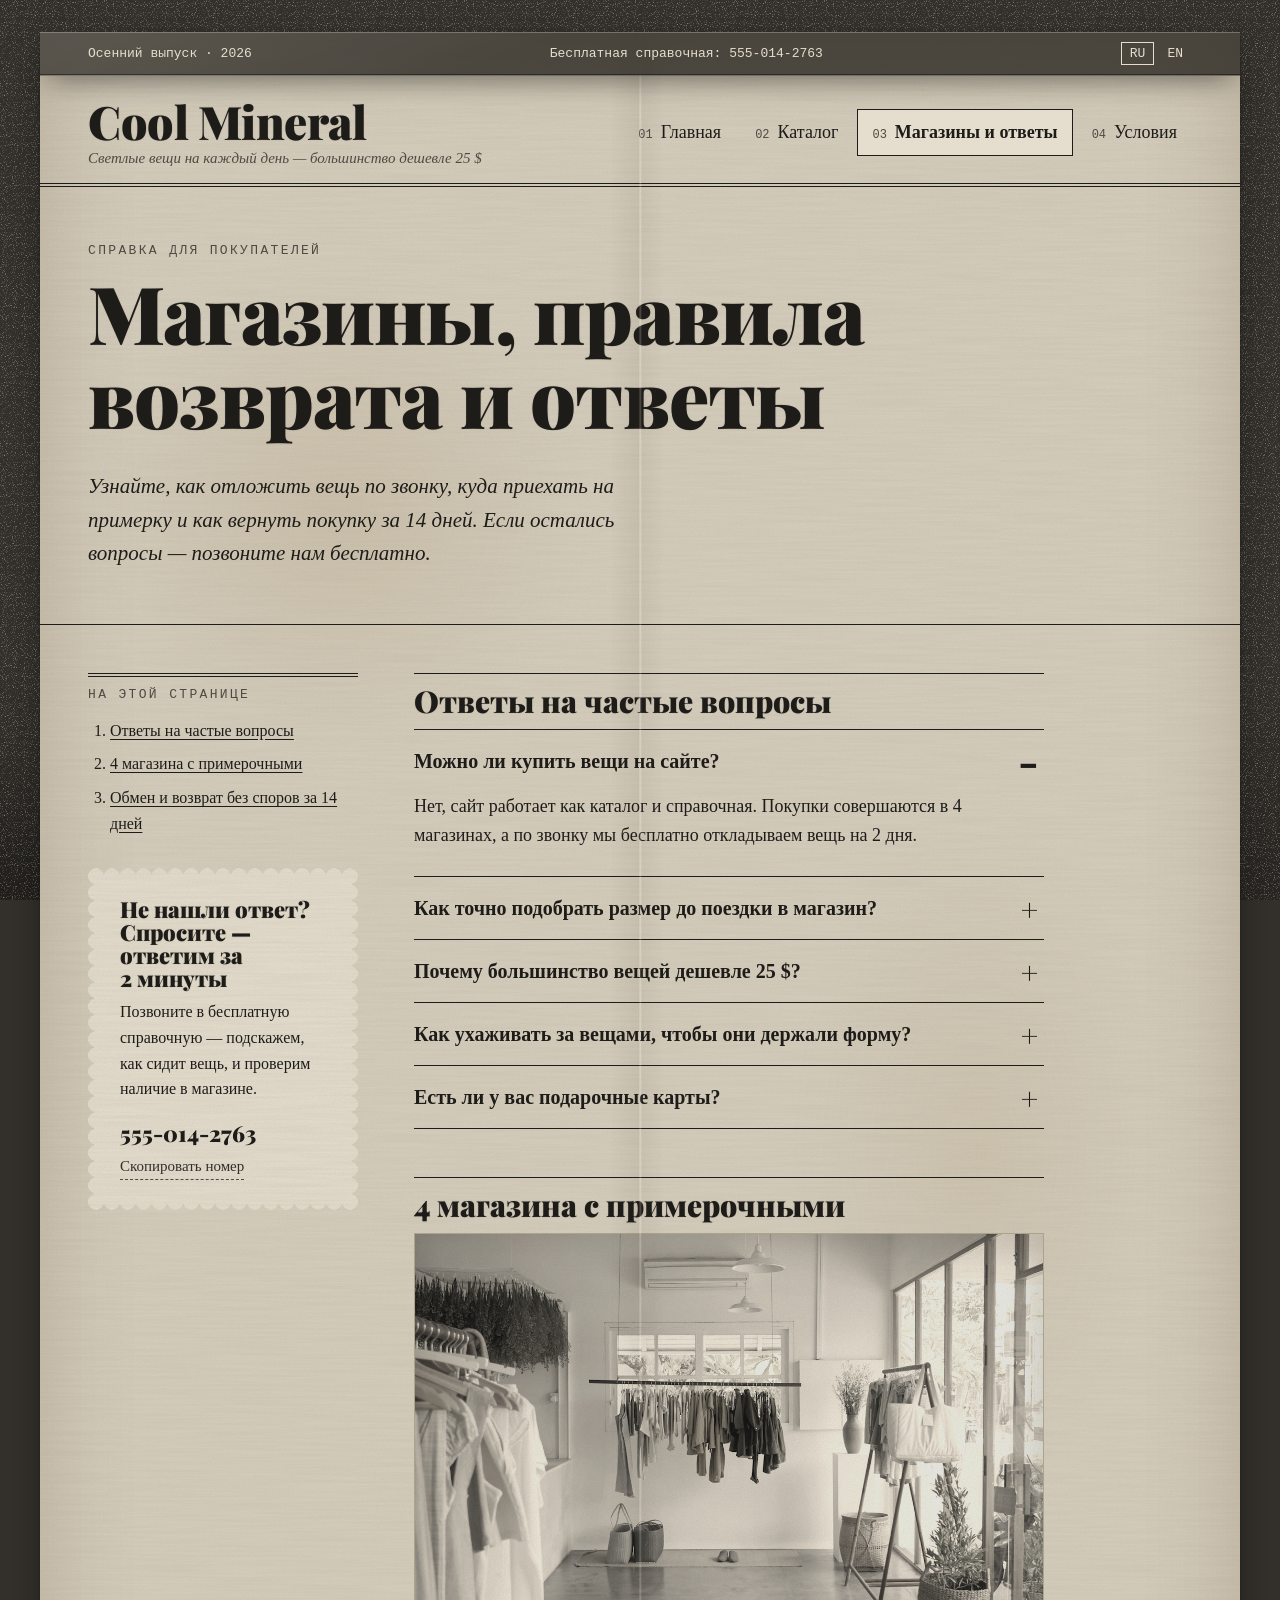
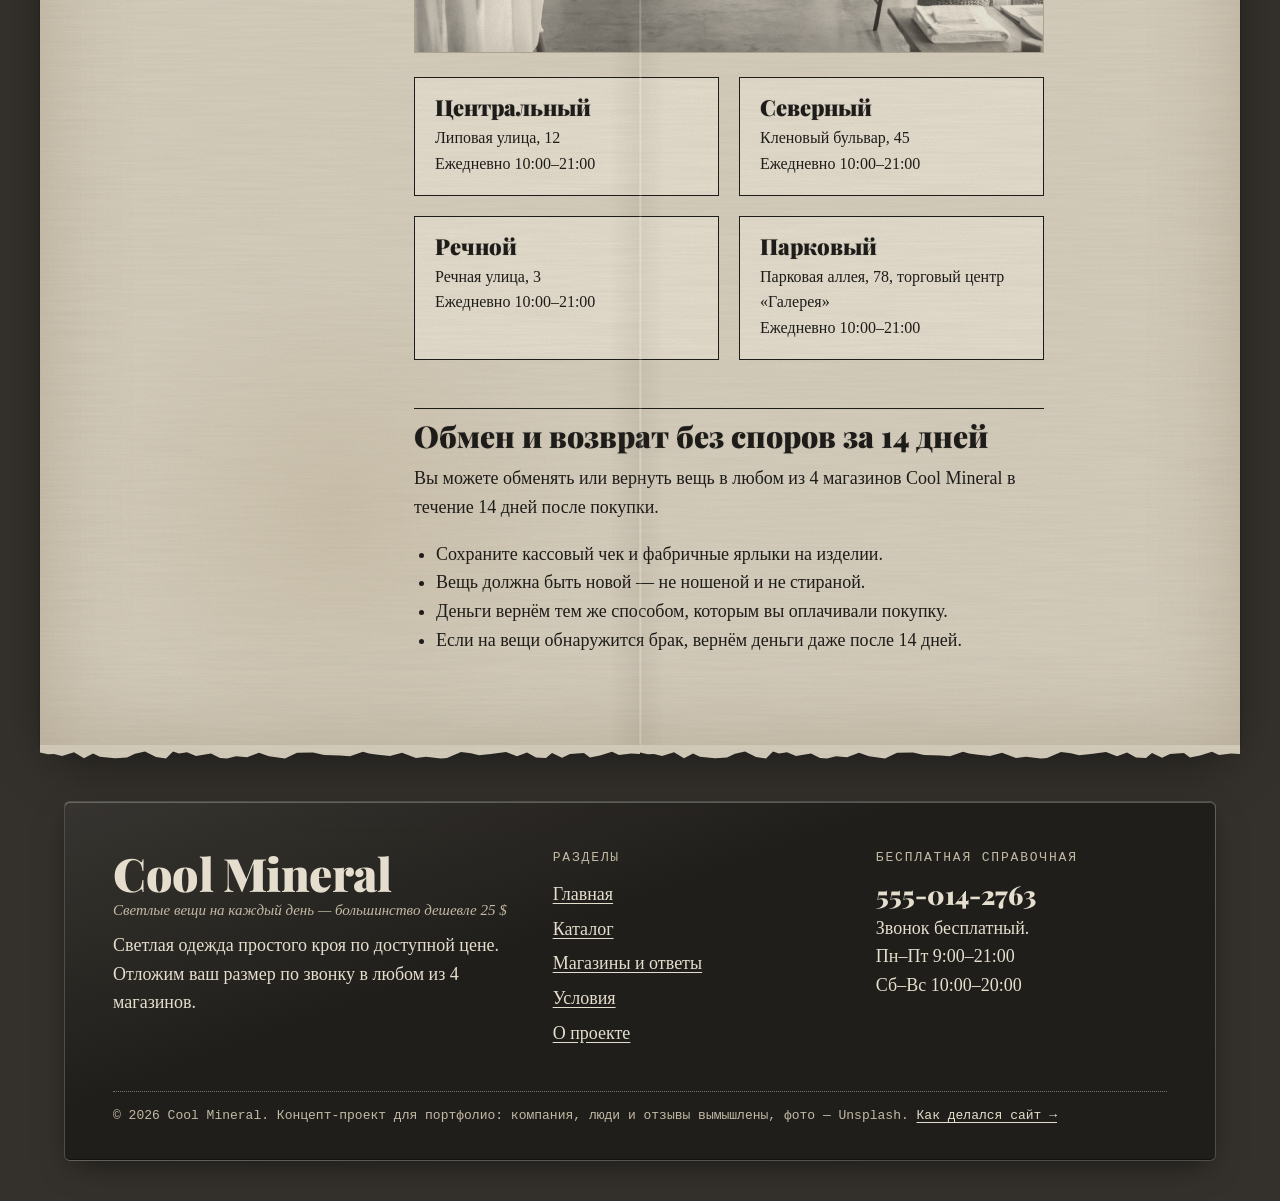
<file: info.html>
<!doctype html>
<html lang="ru">
<head>
  <meta charset="utf-8">
  <meta name="viewport" content="width=device-width, initial-scale=1">
  <title data-i18n="info.title">Адреса магазинов, обмен и ответы&nbsp;— Cool Mineral</title>
  <meta name="description" content="Адреса 4 магазинов Cool Mineral, правила возврата за 14 дней и ответы на частые вопросы о размерах, ценах и подарочных картах." data-i18n-content="info.description">
  <link rel="icon" href="assets/img/favicon.svg" type="image/svg+xml">
  <link rel="apple-touch-icon" href="assets/img/apple-touch-icon.png">
  <meta name="theme-color" content="#34312c">
  <!-- Превью ссылки в соцсетях и мессенджерах. После публикации замените пути на полные адреса (https://…) -->
  <meta property="og:type" content="website">
  <meta property="og:site_name" content="Cool Mineral">
  <meta property="og:title" content="Адреса магазинов, обмен и ответы — Cool Mineral">
  <meta property="og:description" content="Адреса 4 магазинов Cool Mineral, правила возврата за 14 дней и ответы на частые вопросы о размерах, ценах и подарочных картах.">
  <meta property="og:image" content="assets/img/og-cover.jpg">
  <meta property="og:image:width" content="1200">
  <meta property="og:image:height" content="630">
  <meta name="twitter:card" content="summary_large_image">
  <link rel="preconnect" href="https://fonts.googleapis.com">
  <link rel="preconnect" href="https://fonts.gstatic.com" crossorigin>
  <link rel="stylesheet" href="https://fonts.googleapis.com/css2?family=Caveat:wght@500&family=Old+Standard+TT:ital,wght@0,400;0,700;1,400&family=PT+Mono&family=Playfair+Display:wght@900&display=swap">
  <link rel="stylesheet" href="assets/css/base.css">
  <link rel="stylesheet" href="assets/css/layout.css">
  <link rel="stylesheet" href="assets/css/components.css">
  <link rel="stylesheet" href="assets/css/pages.css">
</head>
<body id="top">
  <a class="skip-link" href="#main" data-i18n="skip">Перейти к содержанию</a>

  <div class="sheet">
    <div class="topbar glass">
      <span class="topbar__issue" data-i18n="topbar.issue">Осенний выпуск · 2026</span>
      <span><span data-i18n="topbar.help">Бесплатная справочная:</span> <a href="tel:5550142763">555-014-2763</a></span>
      <nav class="lang-switch" aria-label="Язык сайта" data-i18n-label="lang.label">
        <a href="?lang=ru" data-lang="ru">RU</a>
        <a href="?lang=en" data-lang="en">EN</a>
      </nav>
    </div>

    <header class="masthead">
      <a class="logo" href="index.html">Cool Mineral <small data-i18n="tagline">Светлые вещи на каждый день&nbsp;— большинство дешевле 25&nbsp;$</small></a>
      <button class="menu-button" type="button" aria-expanded="false" aria-controls="main-nav">☰ <span class="menu-button__label" data-i18n="nav.title">Навигация</span></button>
      <nav class="main-nav" id="main-nav" aria-label="Навигация" data-i18n-label="nav.title">
        <ol>
          <li><a href="index.html"><span class="main-nav__num">01</span> <span data-i18n="nav.home">Главная</span></a></li>
          <li><a href="products.html"><span class="main-nav__num">02</span> <span data-i18n="nav.products">Каталог</span></a></li>
          <li><a href="info.html" aria-current="page"><span class="main-nav__num">03</span> <span data-i18n="nav.info">Магазины и ответы</span></a></li>
          <li><a href="terms.html"><span class="main-nav__num">04</span> <span data-i18n="nav.terms">Условия</span></a></li>
        </ol>
      </nav>
    </header>

    <main id="main">
      <header class="page-head">
        <p class="kicker" data-i18n="info.kicker">Справка для покупателей</p>
        <h1 data-i18n="info.heading">Магазины, правила возврата и ответы</h1>
        <p class="lede" data-i18n="info.lede">Узнайте, как отложить вещь по звонку, куда приехать на примерку и как вернуть покупку за 14 дней. Если остались вопросы&nbsp;— позвоните нам бесплатно.</p>
      </header>

      <div class="with-sidebar">
        <aside>
          <nav class="toc" aria-labelledby="toc-title">
            <p class="kicker" id="toc-title" data-i18n="common.onThisPage">На этой странице</p>
            <ol>
              <li><a href="#faq" data-i18n="info.faqTitle">Ответы на частые вопросы</a></li>
              <li><a href="#stores" data-i18n="info.storesTitle">4 магазина с примерочными</a></li>
              <li><a href="#returns" data-i18n="info.returnsTitle">Обмен и возврат без споров за 14 дней</a></li>
            </ol>
          </nav>
          <div class="scalloped">
            <div class="help-box">
              <h2 data-i18n="info.helpTitle">Не нашли ответ? Спросите&nbsp;— ответим за 2 минуты</h2>
              <p data-i18n="info.helpText">Позвоните в бесплатную справочную&nbsp;— подскажем, как сидит вещь, и проверим наличие в магазине.</p>
              <a class="help-box__phone" href="tel:5550142763">555-014-2763</a>
              <button class="copy-button" type="button" data-copy="555-014-2763" aria-live="polite">
                <span class="copy-button__idle" data-i18n="common.copy">Скопировать номер</span>
                <span class="copy-button__done" data-i18n="common.copied" hidden>Номер скопирован ✓</span>
              </button>
            </div>
          </div>
        </aside>

        <div class="prose">
          <h2 id="faq" data-i18n="info.faqTitle">Ответы на частые вопросы</h2>
          <div class="faq">
            <details open>
              <summary data-i18n="info.q1">Можно ли купить вещи на сайте?</summary>
              <p data-i18n="info.a1">Нет, сайт работает как каталог и справочная. Покупки совершаются в 4 магазинах, а по звонку мы бесплатно откладываем вещь на 2 дня.</p>
            </details>
            <details>
              <summary data-i18n="info.q2">Как точно подобрать размер до поездки в магазин?</summary>
              <p data-i18n="info.a2">Позвоните в справочную и назовите свой обычный размер и рост. Консультант подскажет, как сидит конкретная модель, и отложит её, чтобы вы спокойно примерили вещь в магазине.</p>
            </details>
            <details>
              <summary data-i18n="info.q3">Почему большинство вещей дешевле 25&nbsp;$?</summary>
              <p data-i18n="info.a3">Мы закупаем простые недорогие материалы, шьём базовые фасоны большими партиями и не тратимся на роскошные витрины. Сэкономленные деньги остаются у вас.</p>
            </details>
            <details>
              <summary data-i18n="info.q4">Как ухаживать за вещами, чтобы они держали форму?</summary>
              <p data-i18n="info.a4">Стирайте при 30 °C, вывернув наизнанку, без отбеливателя&nbsp;— так ткань сохранит цвет и швы. Для трикотажа выбирайте ручную стирку. Точный режим указан на ярлыке.</p>
            </details>
            <details>
              <summary data-i18n="info.q5">Есть ли у вас подарочные карты?</summary>
              <p data-i18n="info.a5">Да, подарочные карты номиналом 15, 30 и 50&nbsp;$ продаются на кассе каждого из четырёх магазинов и действуют целый год со дня покупки.</p>
            </details>
          </div>

          <h2 id="stores" data-i18n="info.storesTitle">4 магазина с примерочными</h2>
          <figure class="photo store-photo">
            <img src="assets/img/site/store.jpg" width="1200" height="800" loading="lazy"
                 alt="Светлая одежда на вешалках в зале магазина" data-i18n-alt="info.storeAlt">
          </figure>
          <div class="stores">
            <div class="boxed">
              <h3 data-i18n="info.store1">Центральный</h3>
              <p data-i18n="info.store1Address">Липовая улица, 12</p>
              <p data-i18n="info.storeHours">Ежедневно 10:00–21:00</p>
            </div>
            <div class="boxed">
              <h3 data-i18n="info.store2">Северный</h3>
              <p data-i18n="info.store2Address">Кленовый бульвар, 45</p>
              <p data-i18n="info.storeHours">Ежедневно 10:00–21:00</p>
            </div>
            <div class="boxed">
              <h3 data-i18n="info.store3">Речной</h3>
              <p data-i18n="info.store3Address">Речная улица, 3</p>
              <p data-i18n="info.storeHours">Ежедневно 10:00–21:00</p>
            </div>
            <div class="boxed">
              <h3 data-i18n="info.store4">Парковый</h3>
              <p data-i18n="info.store4Address">Парковая аллея, 78, торговый центр «Галерея»</p>
              <p data-i18n="info.storeHours">Ежедневно 10:00–21:00</p>
            </div>
          </div>

          <h2 id="returns" data-i18n="info.returnsTitle">Обмен и возврат без споров за 14 дней</h2>
          <p data-i18n="info.returnsText">Вы можете обменять или вернуть вещь в любом из 4 магазинов Cool Mineral в течение 14 дней после покупки.</p>
          <ul>
            <li data-i18n="info.returns1">Сохраните кассовый чек и фабричные ярлыки на изделии.</li>
            <li data-i18n="info.returns2">Вещь должна быть новой&nbsp;— не ношеной и не стираной.</li>
            <li data-i18n="info.returns3">Деньги вернём тем же способом, которым вы оплачивали покупку.</li>
            <li data-i18n="info.returns4">Если на вещи обнаружится брак, вернём деньги даже после 14 дней.</li>
          </ul>
        </div>
      </div>
    </main>
  </div>

  <footer class="site-footer glass">
    <div class="site-footer__grid">
      <div>
        <a class="logo" href="index.html">Cool Mineral <small data-i18n="tagline">Светлые вещи на каждый день&nbsp;— большинство дешевле 25&nbsp;$</small></a>
        <p data-i18n="footer.about">Светлая одежда простого кроя по доступной цене. Отложим ваш размер по звонку в любом из 4 магазинов.</p>
      </div>
      <nav aria-labelledby="footer-nav">
        <h2 id="footer-nav" data-i18n="footer.sections">Разделы</h2>
        <ul>
          <li><a href="index.html" data-i18n="nav.home">Главная</a></li>
          <li><a href="products.html" data-i18n="nav.products">Каталог</a></li>
          <li><a href="info.html" data-i18n="nav.info">Магазины и ответы</a></li>
          <li><a href="terms.html" data-i18n="nav.terms">Условия</a></li>
          <li><a href="case.html" data-i18n="nav.case">О проекте</a></li>
        </ul>
      </nav>
      <div>
        <h2 data-i18n="footer.contact">Бесплатная справочная</h2>
        <a class="site-footer__phone" href="tel:5550142763">555-014-2763</a>
        <p data-i18n="footer.hours">Звонок бесплатный.<br><span class="nowrap">Пн–Пт 9:00–21:00</span><br><span class="nowrap">Сб–Вс 10:00–20:00</span></p>
      </div>
    </div>
    <p class="site-footer__bottom" data-i18n="footer.bottom">© 2026 Cool Mineral. Концепт-проект для портфолио: компания, люди и отзывы вымышлены, фото&nbsp;— Unsplash. <a href="case.html">Как делался сайт&nbsp;→</a></p>
  </footer>

  <a class="call-bar" href="tel:5550142763">☎ <span data-i18n="common.callUs">Позвонить нам</span></a>
  <a class="to-top" href="#top" aria-label="Наверх страницы" data-i18n-label="common.toTop"><span aria-hidden="true">↑</span></a>


  <script src="assets/js/lang/en.js"></script>
  <script src="assets/js/i18n.js"></script>
  <script src="assets/js/site.js"></script>
</body>
</html>
</file>
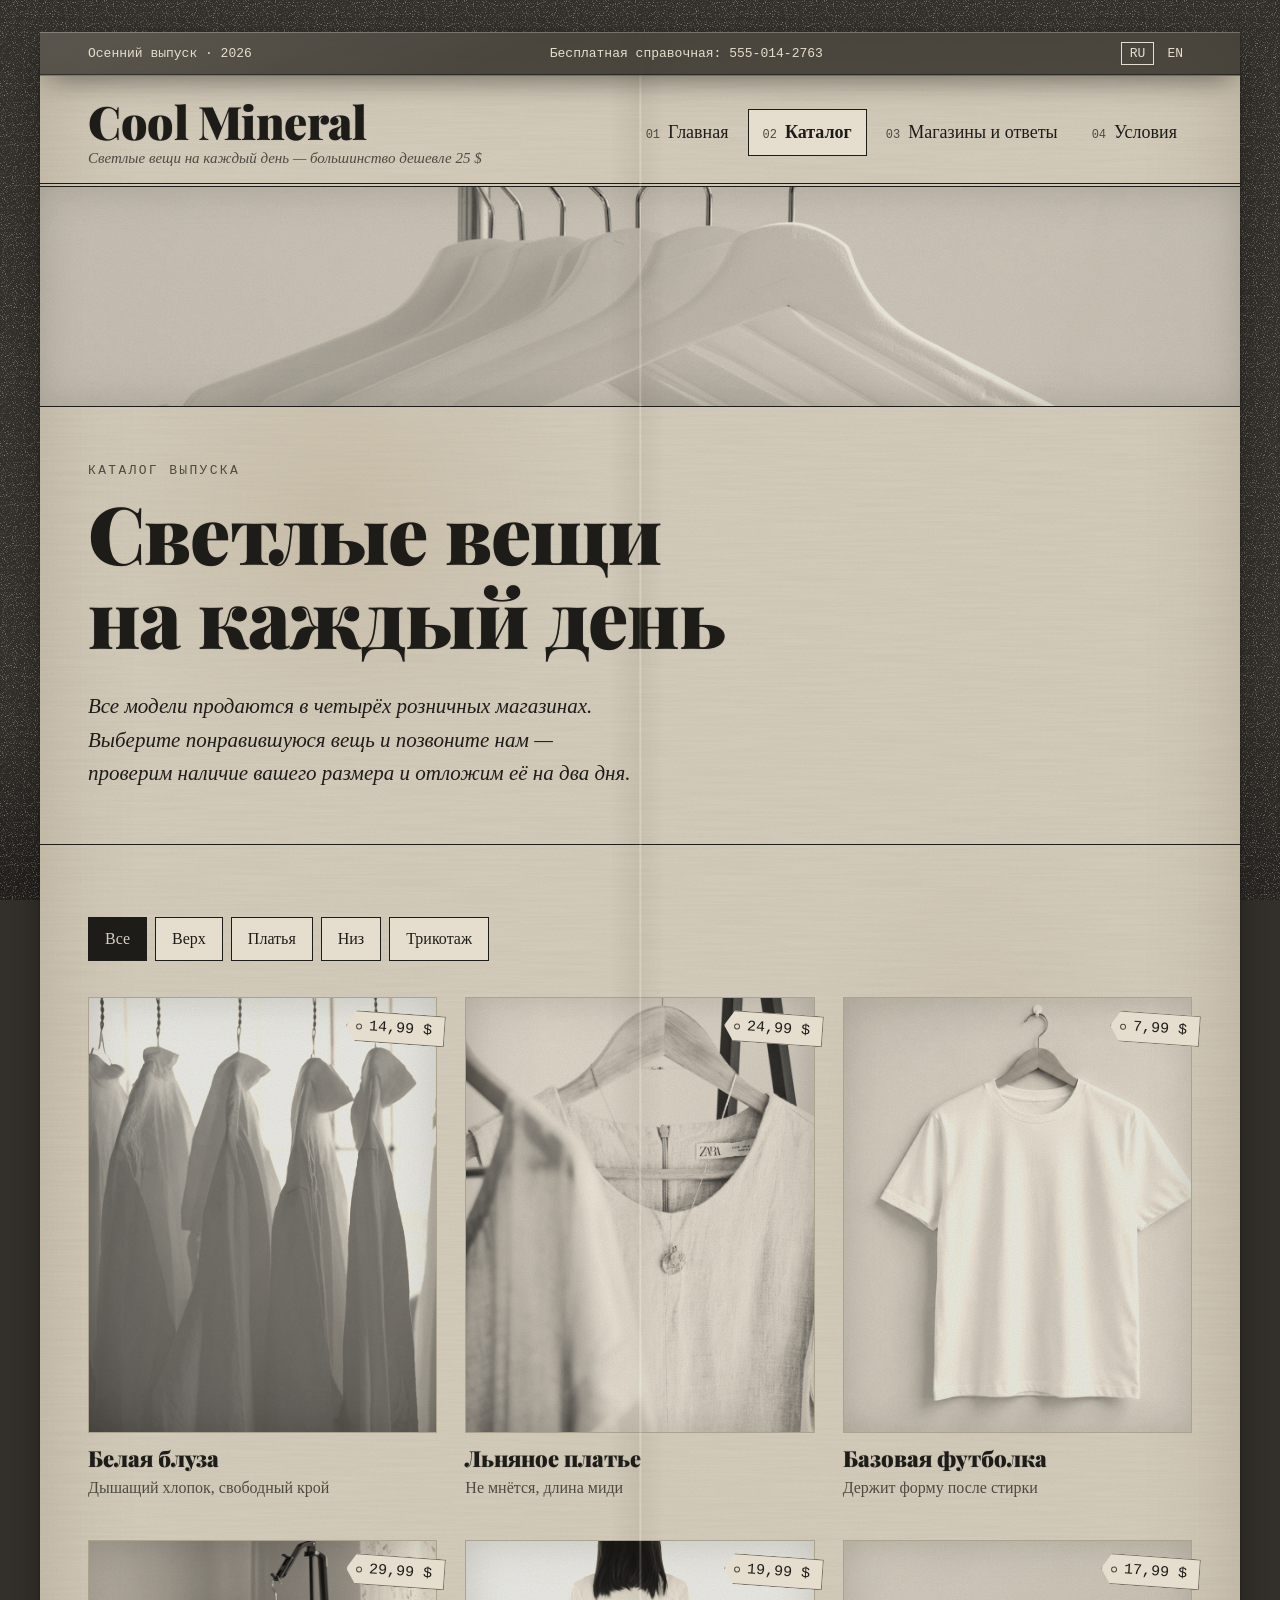
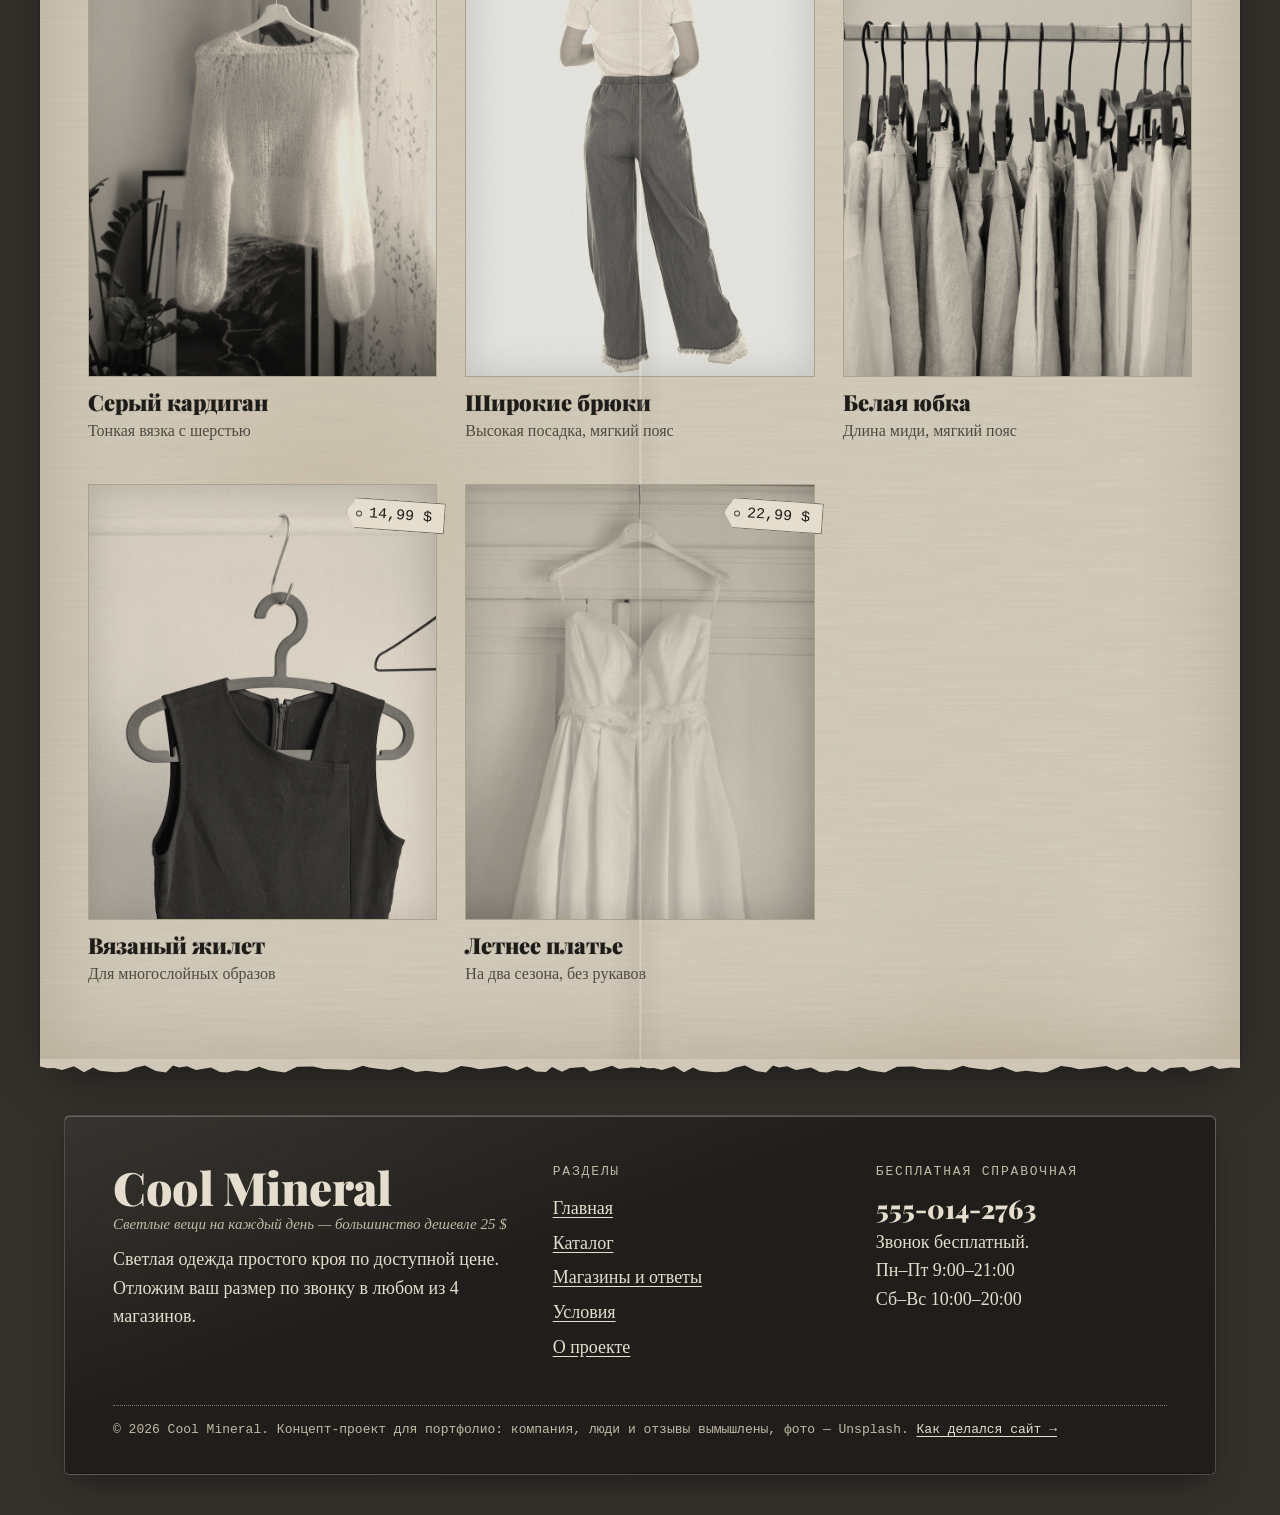
<file: products.html>
<!doctype html>
<html lang="ru">
<head>
  <meta charset="utf-8">
  <meta name="viewport" content="width=device-width, initial-scale=1">
  <title data-i18n="products.title">Каталог одежды от 7,99&nbsp;$&nbsp;— Cool Mineral</title>
  <meta name="description" content="Каталог Cool Mineral: блузы, платья, брюки и трикотаж дешевле 30&nbsp;$. Позвоните в бесплатную справочную — отложим ваш размер в магазине на 2 дня." data-i18n-content="products.description">
  <link rel="icon" href="assets/img/favicon.svg" type="image/svg+xml">
  <link rel="apple-touch-icon" href="assets/img/apple-touch-icon.png">
  <meta name="theme-color" content="#34312c">
  <!-- Превью ссылки в соцсетях и мессенджерах. После публикации замените пути на полные адреса (https://…) -->
  <meta property="og:type" content="website">
  <meta property="og:site_name" content="Cool Mineral">
  <meta property="og:title" content="Каталог одежды от 7,99 $ — Cool Mineral">
  <meta property="og:description" content="Каталог Cool Mineral: блузы, платья, брюки и трикотаж дешевле 30&nbsp;$. Позвоните в бесплатную справочную — отложим ваш размер в магазине на 2 дня.">
  <meta property="og:image" content="assets/img/og-cover.jpg">
  <meta property="og:image:width" content="1200">
  <meta property="og:image:height" content="630">
  <meta name="twitter:card" content="summary_large_image">
  <link rel="preconnect" href="https://fonts.googleapis.com">
  <link rel="preconnect" href="https://fonts.gstatic.com" crossorigin>
  <link rel="stylesheet" href="https://fonts.googleapis.com/css2?family=Caveat:wght@500&family=Old+Standard+TT:ital,wght@0,400;0,700;1,400&family=PT+Mono&family=Playfair+Display:wght@900&display=swap">
  <link rel="stylesheet" href="assets/css/base.css">
  <link rel="stylesheet" href="assets/css/layout.css">
  <link rel="stylesheet" href="assets/css/components.css">
  <link rel="stylesheet" href="assets/css/pages.css">
</head>
<body id="top">
  <a class="skip-link" href="#main" data-i18n="skip">Перейти к содержанию</a>

  <div class="sheet">
    <div class="topbar glass">
      <span class="topbar__issue" data-i18n="topbar.issue">Осенний выпуск · 2026</span>
      <span><span data-i18n="topbar.help">Бесплатная справочная:</span> <a href="tel:5550142763">555-014-2763</a></span>
      <nav class="lang-switch" aria-label="Язык сайта" data-i18n-label="lang.label">
        <a href="?lang=ru" data-lang="ru">RU</a>
        <a href="?lang=en" data-lang="en">EN</a>
      </nav>
    </div>

    <header class="masthead">
      <a class="logo" href="index.html">Cool Mineral <small data-i18n="tagline">Светлые вещи на каждый день&nbsp;— большинство дешевле 25&nbsp;$</small></a>
      <button class="menu-button" type="button" aria-expanded="false" aria-controls="main-nav">☰ <span class="menu-button__label" data-i18n="nav.title">Навигация</span></button>
      <nav class="main-nav" id="main-nav" aria-label="Навигация" data-i18n-label="nav.title">
        <ol>
          <li><a href="index.html"><span class="main-nav__num">01</span> <span data-i18n="nav.home">Главная</span></a></li>
          <li><a href="products.html" aria-current="page"><span class="main-nav__num">02</span> <span data-i18n="nav.products">Каталог</span></a></li>
          <li><a href="info.html"><span class="main-nav__num">03</span> <span data-i18n="nav.info">Магазины и ответы</span></a></li>
          <li><a href="terms.html"><span class="main-nav__num">04</span> <span data-i18n="nav.terms">Условия</span></a></li>
        </ol>
      </nav>
    </header>

    <main id="main">
      <figure class="photo catalog-banner">
        <img src="assets/img/site/hangers.jpg" width="1600" height="700"
             alt="Белые вешалки на рейле в светлом зале магазина" data-i18n-alt="products.bannerAlt">
      </figure>

      <header class="page-head">
        <p class="kicker" data-i18n="products.kicker">Каталог выпуска</p>
        <h1 data-i18n="products.heading">Светлые вещи на каждый день</h1>
        <p class="lede" data-i18n="products.lede">Все модели продаются в четырёх розничных магазинах. Выберите понравившуюся вещь и позвоните нам&nbsp;— проверим наличие вашего размера и отложим её на два дня.</p>
      </header>

      <section class="section">
        <h2 class="visually-hidden" data-i18n="products.listTitle">Товары в наличии</h2>
        <div class="filters" role="group" aria-label="Фильтр по категориям" data-i18n-label="products.categories"></div>
        <div class="product-grid" data-product-list="all"></div>
        <p class="visually-hidden" aria-live="polite" data-catalog-status data-i18n="products.count">Показано товаров: {n}</p>
      </section>
    </main>
  </div>

  <footer class="site-footer glass">
    <div class="site-footer__grid">
      <div>
        <a class="logo" href="index.html">Cool Mineral <small data-i18n="tagline">Светлые вещи на каждый день&nbsp;— большинство дешевле 25&nbsp;$</small></a>
        <p data-i18n="footer.about">Светлая одежда простого кроя по доступной цене. Отложим ваш размер по звонку в любом из 4 магазинов.</p>
      </div>
      <nav aria-labelledby="footer-nav">
        <h2 id="footer-nav" data-i18n="footer.sections">Разделы</h2>
        <ul>
          <li><a href="index.html" data-i18n="nav.home">Главная</a></li>
          <li><a href="products.html" data-i18n="nav.products">Каталог</a></li>
          <li><a href="info.html" data-i18n="nav.info">Магазины и ответы</a></li>
          <li><a href="terms.html" data-i18n="nav.terms">Условия</a></li>
          <li><a href="case.html" data-i18n="nav.case">О проекте</a></li>
        </ul>
      </nav>
      <div>
        <h2 data-i18n="footer.contact">Бесплатная справочная</h2>
        <a class="site-footer__phone" href="tel:5550142763">555-014-2763</a>
        <p data-i18n="footer.hours">Звонок бесплатный.<br><span class="nowrap">Пн–Пт 9:00–21:00</span><br><span class="nowrap">Сб–Вс 10:00–20:00</span></p>
      </div>
    </div>
    <p class="site-footer__bottom" data-i18n="footer.bottom">© 2026 Cool Mineral. Концепт-проект для портфолио: компания, люди и отзывы вымышлены, фото&nbsp;— Unsplash. <a href="case.html">Как делался сайт&nbsp;→</a></p>
  </footer>

  <a class="call-bar" href="tel:5550142763">☎ <span data-i18n="common.callUs">Позвонить нам</span></a>
  <a class="to-top" href="#top" aria-label="Наверх страницы" data-i18n-label="common.toTop"><span aria-hidden="true">↑</span></a>

  <template id="product-card">
    <a class="product-card" href="product.html">
      <span class="price-tag"></span>
      <figure class="photo"><img src="" alt="" width="800" height="1000" loading="lazy"></figure>
      <h3></h3>
      <p></p>
    </a>
  </template>

  <script src="assets/js/lang/en.js"></script>
  <script src="assets/js/i18n.js"></script>
  <script src="assets/js/catalog.js"></script>
  <script src="assets/js/site.js"></script>
</body>
</html>
</file>
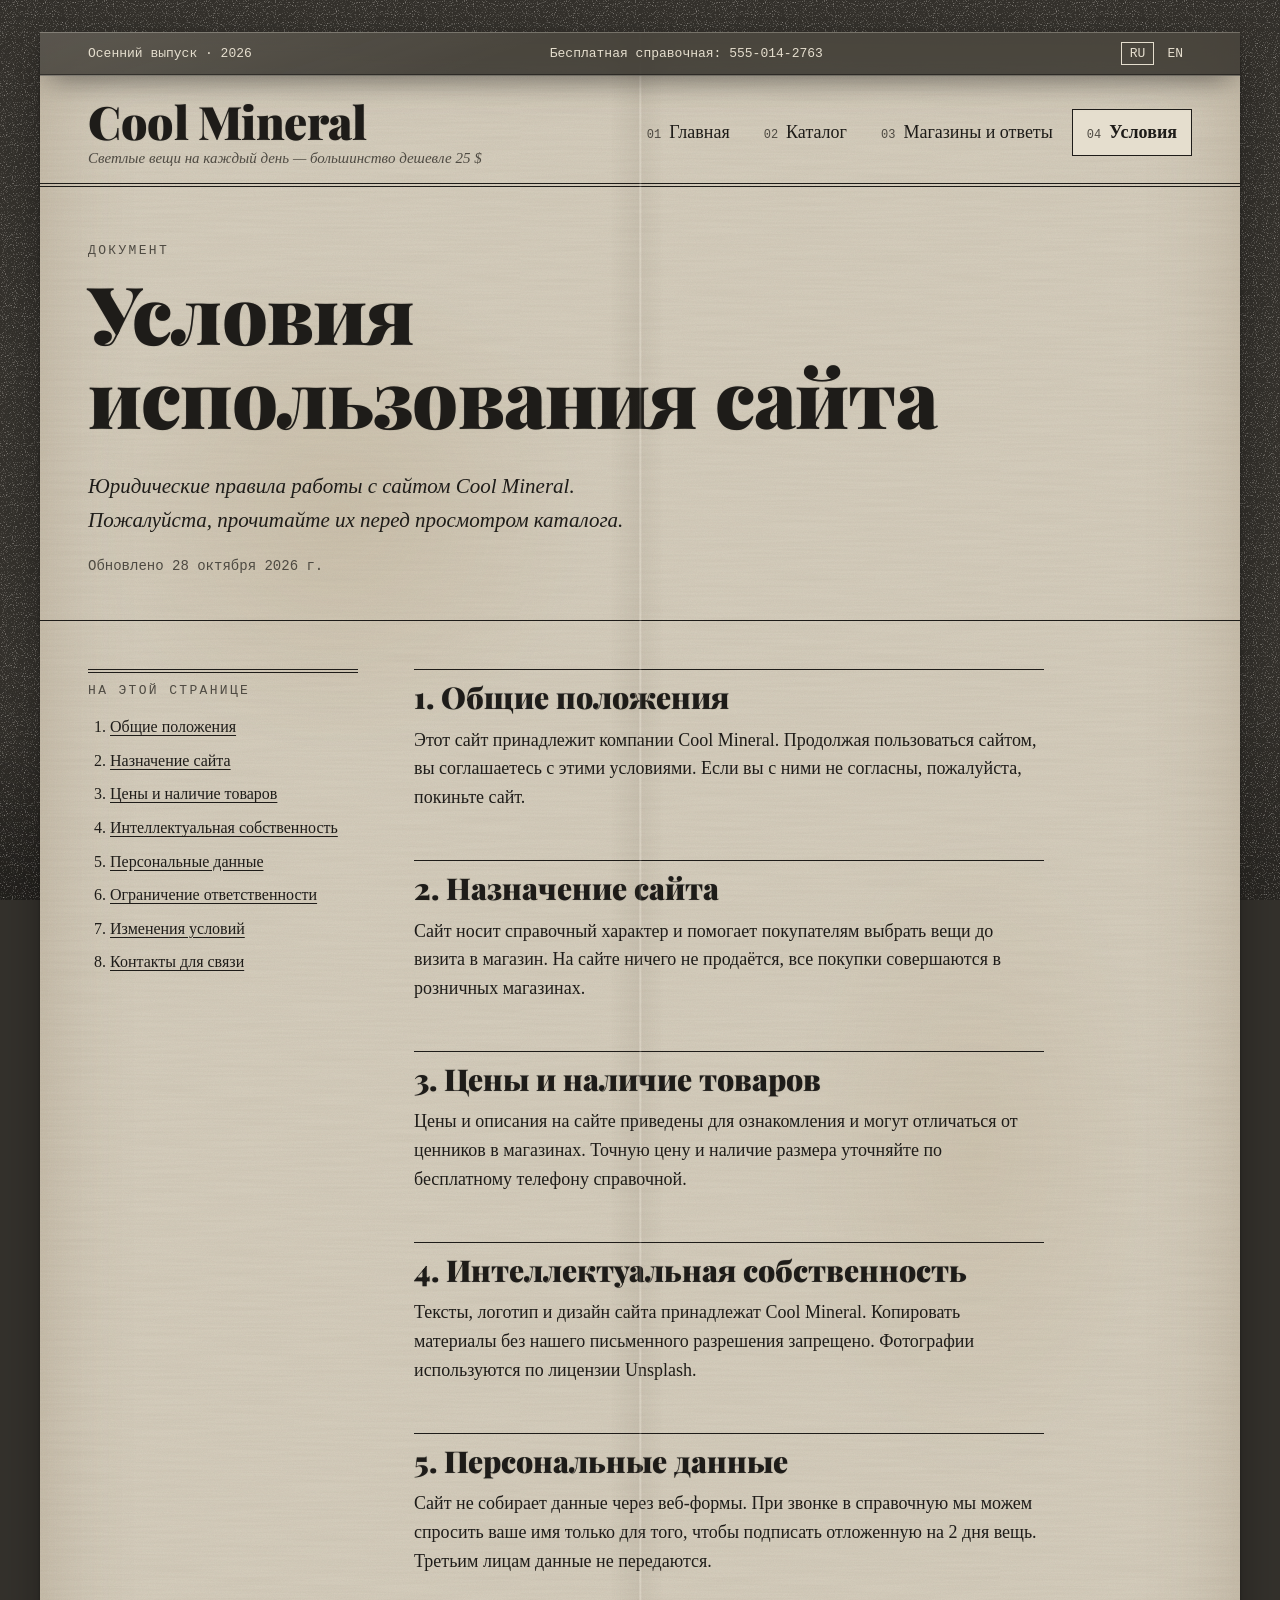
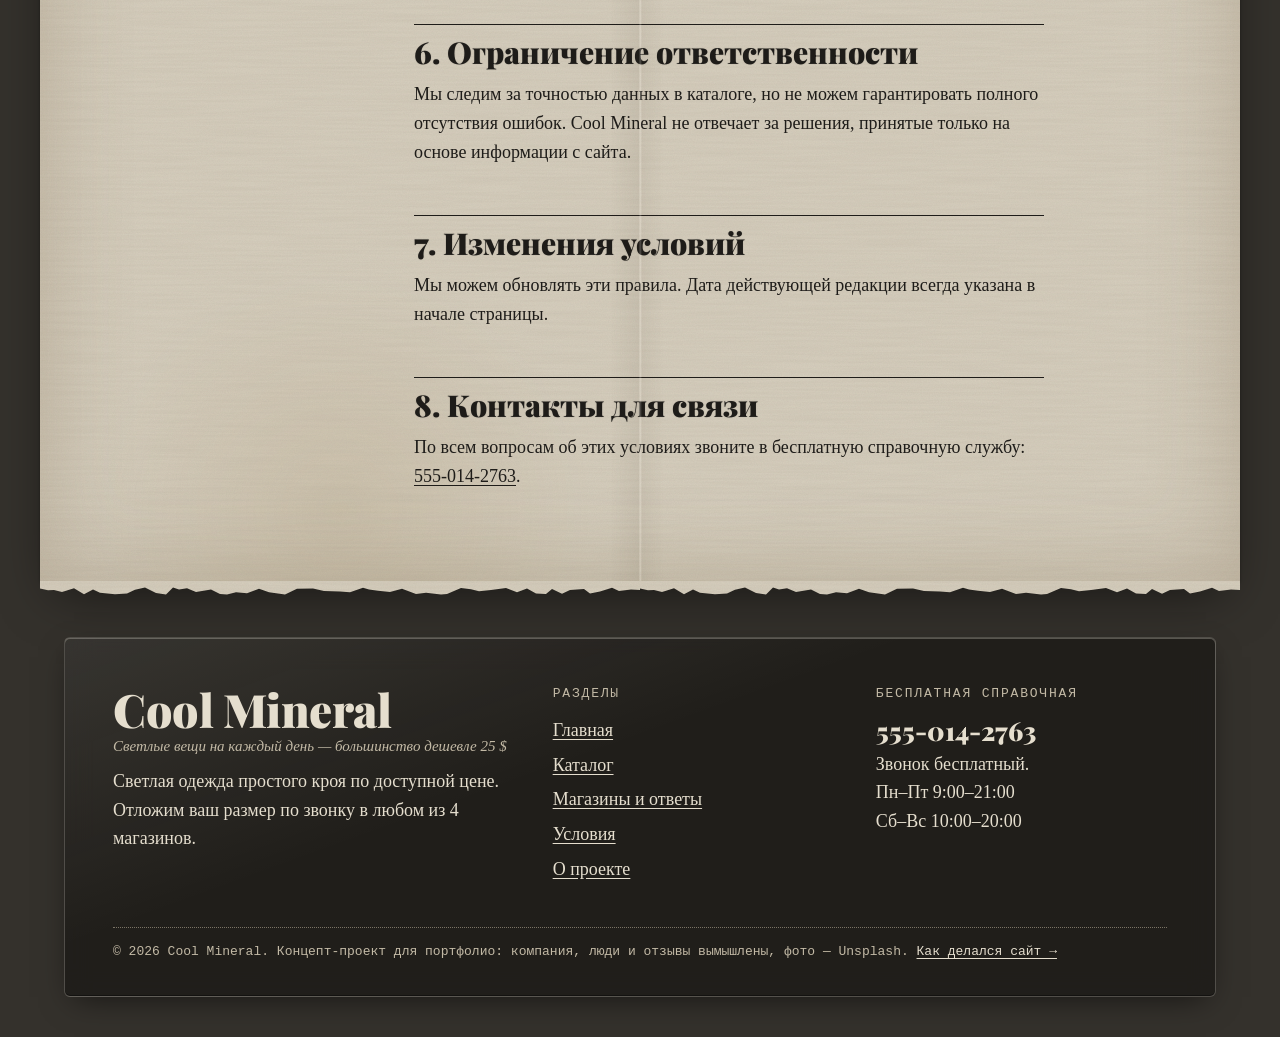
<file: terms.html>
<!doctype html>
<html lang="ru">
<head>
  <meta charset="utf-8">
  <meta name="viewport" content="width=device-width, initial-scale=1">
  <title data-i18n="terms.title">Условия использования сайта&nbsp;— Cool Mineral</title>
  <meta name="description" content="Правила использования информационного сайта сети розничных магазинов Cool Mineral." data-i18n-content="terms.description">
  <link rel="icon" href="assets/img/favicon.svg" type="image/svg+xml">
  <link rel="apple-touch-icon" href="assets/img/apple-touch-icon.png">
  <meta name="theme-color" content="#34312c">
  <!-- Превью ссылки в соцсетях и мессенджерах. После публикации замените пути на полные адреса (https://…) -->
  <meta property="og:type" content="website">
  <meta property="og:site_name" content="Cool Mineral">
  <meta property="og:title" content="Условия использования сайта — Cool Mineral">
  <meta property="og:description" content="Правила использования информационного сайта сети розничных магазинов Cool Mineral.">
  <meta property="og:image" content="assets/img/og-cover.jpg">
  <meta property="og:image:width" content="1200">
  <meta property="og:image:height" content="630">
  <meta name="twitter:card" content="summary_large_image">
  <link rel="preconnect" href="https://fonts.googleapis.com">
  <link rel="preconnect" href="https://fonts.gstatic.com" crossorigin>
  <link rel="stylesheet" href="https://fonts.googleapis.com/css2?family=Caveat:wght@500&family=Old+Standard+TT:ital,wght@0,400;0,700;1,400&family=PT+Mono&family=Playfair+Display:wght@900&display=swap">
  <link rel="stylesheet" href="assets/css/base.css">
  <link rel="stylesheet" href="assets/css/layout.css">
  <link rel="stylesheet" href="assets/css/components.css">
  <link rel="stylesheet" href="assets/css/pages.css">
</head>
<body id="top">
  <a class="skip-link" href="#main" data-i18n="skip">Перейти к содержанию</a>

  <div class="sheet">
    <div class="topbar glass">
      <span class="topbar__issue" data-i18n="topbar.issue">Осенний выпуск · 2026</span>
      <span><span data-i18n="topbar.help">Бесплатная справочная:</span> <a href="tel:5550142763">555-014-2763</a></span>
      <nav class="lang-switch" aria-label="Язык сайта" data-i18n-label="lang.label">
        <a href="?lang=ru" data-lang="ru">RU</a>
        <a href="?lang=en" data-lang="en">EN</a>
      </nav>
    </div>

    <header class="masthead">
      <a class="logo" href="index.html">Cool Mineral <small data-i18n="tagline">Светлые вещи на каждый день&nbsp;— большинство дешевле 25&nbsp;$</small></a>
      <button class="menu-button" type="button" aria-expanded="false" aria-controls="main-nav">☰ <span class="menu-button__label" data-i18n="nav.title">Навигация</span></button>
      <nav class="main-nav" id="main-nav" aria-label="Навигация" data-i18n-label="nav.title">
        <ol>
          <li><a href="index.html"><span class="main-nav__num">01</span> <span data-i18n="nav.home">Главная</span></a></li>
          <li><a href="products.html"><span class="main-nav__num">02</span> <span data-i18n="nav.products">Каталог</span></a></li>
          <li><a href="info.html"><span class="main-nav__num">03</span> <span data-i18n="nav.info">Магазины и ответы</span></a></li>
          <li><a href="terms.html" aria-current="page"><span class="main-nav__num">04</span> <span data-i18n="nav.terms">Условия</span></a></li>
        </ol>
      </nav>
    </header>

    <main id="main">
      <header class="page-head">
        <p class="kicker" data-i18n="terms.kicker">Документ</p>
        <h1 data-i18n="terms.heading">Условия использования сайта</h1>
        <p class="lede" data-i18n="terms.lede">Юридические правила работы с сайтом Cool Mineral. Пожалуйста, прочитайте их перед просмотром каталога.</p>
        <p class="updated" data-i18n="terms.updated">Обновлено 28 октября 2026 г.</p>
      </header>

      <div class="with-sidebar">
        <aside>
          <nav class="toc" aria-labelledby="toc-title">
            <p class="kicker" id="toc-title" data-i18n="common.onThisPage">На этой странице</p>
            <ol>
              <li><a href="#general" data-i18n="terms.general">Общие положения</a></li>
              <li><a href="#purpose" data-i18n="terms.purpose">Назначение сайта</a></li>
              <li><a href="#prices" data-i18n="terms.prices">Цены и наличие товаров</a></li>
              <li><a href="#copyright" data-i18n="terms.copyright">Интеллектуальная собственность</a></li>
              <li><a href="#privacy" data-i18n="terms.privacy">Персональные данные</a></li>
              <li><a href="#liability" data-i18n="terms.liability">Ограничение ответственности</a></li>
              <li><a href="#changes" data-i18n="terms.changes">Изменения условий</a></li>
              <li><a href="#contacts" data-i18n="terms.contacts">Контакты для связи</a></li>
            </ol>
          </nav>
        </aside>

        <article class="prose">
          <h2 id="general"><span>1.</span> <span data-i18n="terms.general">Общие положения</span></h2>
          <p data-i18n="terms.generalText">Этот сайт принадлежит компании Cool Mineral. Продолжая пользоваться сайтом, вы соглашаетесь с этими условиями. Если вы с ними не согласны, пожалуйста, покиньте сайт.</p>

          <h2 id="purpose"><span>2.</span> <span data-i18n="terms.purpose">Назначение сайта</span></h2>
          <p data-i18n="terms.purposeText">Сайт носит справочный характер и помогает покупателям выбрать вещи до визита в магазин. На сайте ничего не продаётся, все покупки совершаются в розничных магазинах.</p>

          <h2 id="prices"><span>3.</span> <span data-i18n="terms.prices">Цены и наличие товаров</span></h2>
          <p data-i18n="terms.pricesText">Цены и описания на сайте приведены для ознакомления и могут отличаться от ценников в магазинах. Точную цену и наличие размера уточняйте по бесплатному телефону справочной.</p>

          <h2 id="copyright"><span>4.</span> <span data-i18n="terms.copyright">Интеллектуальная собственность</span></h2>
          <p data-i18n="terms.copyrightText">Тексты, логотип и дизайн сайта принадлежат Cool Mineral. Копировать материалы без нашего письменного разрешения запрещено. Фотографии используются по лицензии Unsplash.</p>

          <h2 id="privacy"><span>5.</span> <span data-i18n="terms.privacy">Персональные данные</span></h2>
          <p data-i18n="terms.privacyText">Сайт не собирает данные через веб-формы. При звонке в справочную мы можем спросить ваше имя только для того, чтобы подписать отложенную на 2 дня вещь. Третьим лицам данные не передаются.</p>

          <h2 id="liability"><span>6.</span> <span data-i18n="terms.liability">Ограничение ответственности</span></h2>
          <p data-i18n="terms.liabilityText">Мы следим за точностью данных в каталоге, но не можем гарантировать полного отсутствия ошибок. Cool Mineral не отвечает за решения, принятые только на основе информации с сайта.</p>

          <h2 id="changes"><span>7.</span> <span data-i18n="terms.changes">Изменения условий</span></h2>
          <p data-i18n="terms.changesText">Мы можем обновлять эти правила. Дата действующей редакции всегда указана в начале страницы.</p>

          <h2 id="contacts"><span>8.</span> <span data-i18n="terms.contacts">Контакты для связи</span></h2>
          <p data-i18n="terms.contactsText">По всем вопросам об этих условиях звоните в бесплатную справочную службу: <a href="tel:5550142763">555-014-2763</a>.</p>
        </article>
      </div>
    </main>
  </div>

  <footer class="site-footer glass">
    <div class="site-footer__grid">
      <div>
        <a class="logo" href="index.html">Cool Mineral <small data-i18n="tagline">Светлые вещи на каждый день&nbsp;— большинство дешевле 25&nbsp;$</small></a>
        <p data-i18n="footer.about">Светлая одежда простого кроя по доступной цене. Отложим ваш размер по звонку в любом из 4 магазинов.</p>
      </div>
      <nav aria-labelledby="footer-nav">
        <h2 id="footer-nav" data-i18n="footer.sections">Разделы</h2>
        <ul>
          <li><a href="index.html" data-i18n="nav.home">Главная</a></li>
          <li><a href="products.html" data-i18n="nav.products">Каталог</a></li>
          <li><a href="info.html" data-i18n="nav.info">Магазины и ответы</a></li>
          <li><a href="terms.html" data-i18n="nav.terms">Условия</a></li>
          <li><a href="case.html" data-i18n="nav.case">О проекте</a></li>
        </ul>
      </nav>
      <div>
        <h2 data-i18n="footer.contact">Бесплатная справочная</h2>
        <a class="site-footer__phone" href="tel:5550142763">555-014-2763</a>
        <p data-i18n="footer.hours">Звонок бесплатный.<br><span class="nowrap">Пн–Пт 9:00–21:00</span><br><span class="nowrap">Сб–Вс 10:00–20:00</span></p>
      </div>
    </div>
    <p class="site-footer__bottom" data-i18n="footer.bottom">© 2026 Cool Mineral. Концепт-проект для портфолио: компания, люди и отзывы вымышлены, фото&nbsp;— Unsplash. <a href="case.html">Как делался сайт&nbsp;→</a></p>
  </footer>

  <a class="call-bar" href="tel:5550142763">☎ <span data-i18n="common.callUs">Позвонить нам</span></a>
  <a class="to-top" href="#top" aria-label="Наверх страницы" data-i18n-label="common.toTop"><span aria-hidden="true">↑</span></a>


  <script src="assets/js/lang/en.js"></script>
  <script src="assets/js/i18n.js"></script>
  <script src="assets/js/site.js"></script>
</body>
</html>
</file>
<file: assets/css/base.css>
/* Цвета, шрифты и базовая типографика.
   Фирменный цвет — серый. Вся палитра — один тёплый серый в разной светлоте:
   тёмный стол, на нём состаренная газета, сверху светлые вклейки,
   внизу лист тёмного картона с подвалом. */

:root {
  --desk: #34312c;          /* стол, на котором лежат листы */
  --glass: rgba(26, 24, 21, .72);          /* матовое стекло верхней строки и подвала */
  --glass-edge: rgba(255, 248, 235, .22);  /* светлая грань стекла */
  --paper: #d6cebd;         /* газетный лист */
  --paper-light: #e5dece;   /* карточки, вклейки */
  --paper-dark: #c7bea9;    /* подложки, плашки */

  --gray-100: #c3baa6;
  --gray-200: #aca38f;
  --gray-400: #7a7365;
  --gray-600: #4e4a42;
  --gray-800: #322f2a;
  --ink: #1e1c19;

  --font-display: "Playfair Display", "Times New Roman", serif;
  --font-body: "Old Standard TT", Georgia, serif;
  --font-mono: "PT Mono", "Courier New", monospace;
  --font-hand: "Caveat", "Segoe Print", cursive;

  --rule: 1px solid var(--ink);
  --rule-double: 4px double var(--ink);
  --rule-dotted: 1px dotted var(--gray-400);

  --page-width: 1200px;
  --topbar-height: 44px;     /* липкая верхняя строка; под неё отступают якоря и липкие блоки */
  --gutter: clamp(16px, 4vw, 48px);

  --grain: url("../img/textures/paper-grain.svg");
  --fibers: url("../img/textures/paper-fibers.svg");
  --specks: url("../img/textures/paper-specks.svg");
  /* пятна старения на листе: размытые эллипсы, которые гаснут до края плитки, поэтому без стыков */
  --age-spots:
    radial-gradient(ellipse 30% 22% at 25% 30%, rgba(140, 110, 60, .14), transparent 70%),
    radial-gradient(ellipse 22% 30% at 78% 70%, rgba(140, 110, 60, .1), transparent 70%);
  /* общая фактура для всех бумажных поверхностей: background: var(--paper-texture), <цвет>; */
  --paper-texture: var(--grain), var(--fibers);

  /* SVG вшиты в CSS как data-URI: так они работают и без сервера.
     Рваный край — маска (из отдельного файла маска без сервера не загрузится),
     стрелка — обычная картинка: маска внутри 3D-карточки в Chrome даёт полосы. */
  --torn-edge: url("data:image/svg+xml,%3Csvg xmlns='http://www.w3.org/2000/svg' width='600' height='18' viewBox='0 0 600 18' preserveAspectRatio='none'%3E%3Cpath d='M0 0H600V10L591 9.7L579 11.3L572 7.6L560 11.9L550 14.2L544 9.0L530 10.2L522 14.4L512 8.9L506 14.5L496 14.2L487 8.5L477 12.6L466 7.8L451 10.0L439 11.6L431 9.2L421 7.8L407 14.6L401 15.2L386 13.3L376 14.6L362 8.8L350 12.4L338 11.1L329 9.7L323 7.7L310 12.6L300 11.7L284 11.2L273 8.3L257 8.8L245 15.2L229 12.7L219 8.7L207 13.7L196 12.7L187 15.1L180 14.6L171 9.5L156 12.5L147 8.1L139 9.6L133 7.4L126 15.1L116 13.6L105 7.2L95 9.9L87 14.0L75 14.8L60 13.1L53 9.6L44 15.0L34 8.2L22 12.4L14 10.0L8 10.3L0 8.5Z' fill='%23000'/%3E%3C/svg%3E");      /* рваный край листа */
  --marker-arrow: url("data:image/svg+xml,%3Csvg xmlns='http://www.w3.org/2000/svg' width='40' height='28' viewBox='0 0 40 28'%3E%3Cg fill='none' stroke='%23322f2a' stroke-width='2.8' stroke-linecap='round' stroke-linejoin='round'%3E%3Cpath d='M4 21C7 8 26 3 33.5 16.5'/%3E%3Cpath d='M34.5 7.5L33.8 17L25.8 12.4'/%3E%3C/g%3E%3C/svg%3E");  /* стрелка маркером */
}

/* Матовое закалённое стекло: тёмная полупрозрачная заливка, размытие того, что под ним,
   блик по верхней грани и фаска по краям. Где backdrop-filter не поддерживается,
   заливка просто плотнее, и текст остаётся читаемым. */
.glass {
  background:
    linear-gradient(160deg, rgba(255, 250, 240, .1), rgba(255, 250, 240, 0) 40%),
    var(--glass);
  border: 1px solid var(--glass-edge);
  box-shadow:
    inset 0 1px 0 rgba(255, 250, 240, .25),
    inset 0 -1px 0 rgba(0, 0, 0, .4),
    0 10px 30px -10px rgba(0, 0, 0, .6);
  color: var(--paper-light);
  -webkit-backdrop-filter: blur(14px) saturate(130%);
  backdrop-filter: blur(14px) saturate(130%);
}
.glass :focus-visible { outline-color: var(--paper-light); }  /* тёмная рамка на тёмном стекле не видна */
@supports not ((backdrop-filter: blur(1px)) or (-webkit-backdrop-filter: blur(1px))) {
  .glass { --glass: rgba(26, 24, 21, .94); }
}

*, *::before, *::after { box-sizing: border-box; }

html { scroll-behavior: smooth; scroll-padding-top: calc(var(--topbar-height) + 16px); }

body {
  margin: 0;
  background: var(--desk);
  color: var(--ink);
  font: 18px/1.6 var(--font-body);
  -webkit-font-smoothing: antialiased;
}

/* Стол — неподвижный слой за страницей: при прокрутке листы едут, стол стоит.
   Все слои либо мелкий шум, либо пятна, гаснущие до края плитки, — стыков нет. */
body::before {
  content: "";
  position: fixed;
  inset: 0;
  z-index: -1;
  background:
    var(--specks),
    radial-gradient(ellipse 28% 18% at 30% 35%, rgba(150, 130, 95, .16), transparent 70%),
    radial-gradient(ellipse 22% 26% at 72% 72%, rgba(0, 0, 0, .3), transparent 70%),
    radial-gradient(ellipse 120% 90% at 50% 40%, transparent 55%, rgba(0, 0, 0, .45)),
    var(--desk);
  background-size: 360px 360px, 1300px 1500px, 1100px 1400px, 100% 100%, auto;
  background-position: 0 0, 0 0, 300px 0, 0 0, 0 0;
  pointer-events: none;
}

img { display: block; max-width: 100%; height: auto; }

a { color: inherit; text-underline-offset: 3px; }
a:hover { text-decoration-thickness: 2px; }

:focus-visible { outline: 2px dashed var(--ink); outline-offset: 4px; }

h1, h2, h3 {
  margin: 0 0 .4em;
  font-family: var(--font-display);
  font-weight: 900;
  line-height: 1.05;
  /* лёгкое растекание краски, как при печати на рыхлой бумаге */
  text-shadow: 0 0 1px rgba(42, 40, 37, .35);
}
h1 { font-size: clamp(40px, 6.6vw, 80px); letter-spacing: -.01em; }
/* Заголовки не делим переносами; balance выравнивает длину строк. break-word — только страховка от вылезания за край */
h1, h2, h3 { overflow-wrap: break-word; text-wrap: balance; }
h2 { font-size: clamp(30px, 4.2vw, 50px); }
h3 { font-size: 24px; }

p { margin: 0 0 1em; }

.kicker {
  margin: 0 0 12px;
  font: 13px var(--font-mono);
  letter-spacing: .18em;
  text-transform: uppercase;
  color: var(--gray-600);
}

.lede { max-width: 36ch; font-size: 21px; font-style: italic; }

.handwritten {
  margin: 0;
  font: 500 26px/1.15 var(--font-hand);
  color: var(--gray-800);
}

.fleuron {
  margin: 0;
  text-align: center;
  font-size: 26px;
  line-height: 1;
  color: var(--gray-400);
}

.nowrap { white-space: nowrap; }

.visually-hidden {
  position: absolute;
  width: 1px;
  height: 1px;
  overflow: hidden;
  clip: rect(0 0 0 0);
  white-space: nowrap;
}

.skip-link {
  position: absolute;
  top: 8px;
  left: -999px;
  z-index: 100;
  padding: 8px 14px;
  background: var(--ink);
  color: var(--paper);
}
.skip-link:focus { left: 8px; }

@media (max-width: 760px) {
  body { font-size: 17px; }
}

@media (max-width: 400px) {
  h1 { font-size: 34px; }
}

@media (prefers-reduced-motion: reduce) {
  html { scroll-behavior: auto; }
  *, *::before, *::after { animation: none !important; transition: none !important; }
}
</file>
<file: assets/css/layout.css>
/* Каркас страницы: лист газеты, шапка, навигация, подвал, сетки разделов. */

.sheet {
  position: relative;
  max-width: var(--page-width);
  margin: 32px auto 0;
  background: var(--paper-texture), var(--age-spots), var(--paper);
  background-size: auto, auto, 1200px 1600px, 1200px 1600px, auto;
  box-shadow:
    inset 0 0 90px rgba(110, 90, 60, .28),   /* края пожелтели сильнее середины */
    0 2px 3px rgba(0, 0, 0, .3),
    0 24px 50px -16px rgba(0, 0, 0, .6);
}

/* сгиб посередине листа, как у сложенной газеты */
.sheet::before {
  content: "";
  position: absolute;
  inset: 0;
  z-index: 1;
  background: linear-gradient(90deg,
    transparent calc(50% - 30px),
    rgba(60, 50, 35, .07) calc(50% - 1px),
    rgba(255, 250, 240, .25) 50%,
    rgba(60, 50, 35, .05) calc(50% + 2px),
    transparent calc(50% + 24px));
  pointer-events: none;
}

/* рваный нижний край листа */
.sheet::after {
  content: "";
  position: absolute;
  left: 0;
  right: 0;
  top: 100%;
  height: 16px;
  background: var(--paper-texture), var(--paper);
  -webkit-mask: var(--torn-edge) 0 0 / 600px 100% repeat-x;
  mask: var(--torn-edge) 0 0 / 600px 100% repeat-x;
}

/* ---- Верхняя строка ---- */

.topbar {
  display: flex;
  align-items: center;
  justify-content: space-between;
  gap: 12px;
  min-height: var(--topbar-height);
  position: sticky;
  top: 0;
  z-index: 20;
  padding: 0 var(--gutter);
  border-width: 0 0 1px;
  font: 13px var(--font-mono);
}
.topbar a { text-decoration: none; white-space: nowrap; }
.topbar a:hover { text-decoration: underline; }

.lang-switch { display: flex; gap: 4px; }
.lang-switch a {
  padding: 3px 8px;
  border: 1px solid transparent;
  text-decoration: none;
}
.lang-switch a[aria-current="true"] { border-color: var(--paper-light); }

/* ---- Шапка с названием ---- */

.masthead {
  display: flex;
  align-items: center;
  justify-content: space-between;
  gap: 24px;
  padding: 22px var(--gutter) 16px;
  border-bottom: var(--rule-double);
}

.logo {
  font: 900 clamp(32px, 4vw, 46px)/1 var(--font-display);
  letter-spacing: -.01em;
  text-decoration: none;
  text-shadow: 0 0 1px rgba(42, 40, 37, .35);
}
.logo small {
  display: block;
  margin-top: 6px;
  font: italic 15px var(--font-body);
  letter-spacing: 0;
  color: var(--gray-600);
  text-shadow: none;
}

.main-nav ol {
  display: flex;
  gap: 4px;
  margin: 0;
  padding: 0;
  list-style: none;
}
.main-nav a {
  display: flex;
  align-items: baseline;
  gap: 8px;
  padding: 8px 14px;
  border: 1px solid transparent;
  text-decoration: none;
  white-space: nowrap;
}
.main-nav__num { font: 12px var(--font-mono); color: var(--gray-600); }
.main-nav a:hover { border-color: var(--gray-400); }
.main-nav a[aria-current="page"] {
  border-color: var(--ink);
  background: var(--paper-light);
  font-weight: 700;
}

.menu-button {
  display: none;
  min-height: 46px;
  padding: 8px 14px;
  border: 1px solid var(--ink);
  background: var(--paper-light);
  color: var(--ink);
  font: 700 16px var(--font-body);
  cursor: pointer;
}

/* ---- Бегущая строка ---- */

.ticker {
  overflow: hidden;
  border-bottom: var(--rule);
  background: var(--paper-dark);
}
.ticker__track {
  display: flex;
  width: max-content;
  margin: 0;
  padding: 8px 0;
  list-style: none;
  font: 14px var(--font-mono);
  letter-spacing: .12em;
  text-transform: uppercase;
  animation: ticker 45s linear infinite;
}
.ticker__track li { padding: 0 28px; }
.ticker__track li::after { content: "❦"; margin-left: 56px; color: var(--gray-400); }
@keyframes ticker { to { transform: translateX(-50%); } }

/* ---- Разделы ---- */

.section { padding: 72px var(--gutter); border-bottom: var(--rule); }
/* раздел на подложке потемнее, чтобы разбить длинную страницу */
.section--tinted { background: var(--paper-texture), var(--paper-dark); }
.section:last-child { border-bottom: 0; }

.section-head {
  display: flex;
  align-items: end;
  justify-content: space-between;
  gap: 24px;
  margin-bottom: 36px;
  padding-bottom: 14px;
  border-bottom: var(--rule);
}
.section-head h2 { margin: 0; }
.section-head p { max-width: 42ch; margin: 0; font-style: italic; color: var(--gray-600); }

.page-head { padding: 56px var(--gutter) 32px; border-bottom: var(--rule); }
.page-head .lede { max-width: 52ch; }

.with-sidebar {
  display: grid;
  grid-template-columns: 270px 1fr;
  gap: 56px;
  padding: 48px var(--gutter) 72px;
}
.with-sidebar > aside { position: sticky; top: calc(var(--topbar-height) + 20px); align-self: start; }
@media (max-height: 600px) {
  .with-sidebar > aside { position: static; }
}

/* ---- Подвал ---- */

/* Подвал — стеклянная панель, лежащая на столе рядом с газетой */
.site-footer {
  width: min(100% - 48px, var(--page-width) - 48px);
  margin: 56px auto 40px;
  padding: 48px var(--gutter) 24px;
  border-radius: 6px;
}
.site-footer a { color: var(--paper-light); }
.site-footer .logo { display: inline-block; margin-bottom: 12px; text-shadow: none; }
.site-footer .logo small { color: var(--gray-100); }
.site-footer__grid {
  display: grid;
  grid-template-columns: 1.4fr 1fr 1fr;
  gap: 32px;
}
.site-footer h2 {
  margin-bottom: 12px;
  font: 13px var(--font-mono);
  letter-spacing: .14em;
  text-transform: uppercase;
  text-shadow: none;
  color: var(--gray-100);
}
.site-footer ul { margin: 0; padding: 0; list-style: none; }
.site-footer li { padding: 3px 0; }
.site-footer__phone { font: 900 26px var(--font-display); text-decoration: none; white-space: nowrap; }
.site-footer__bottom {
  margin-top: 40px;
  padding-top: 16px;
  border-top: 1px dotted var(--gray-400);
  color: var(--gray-100);
  font: 13px var(--font-mono);
}

/* Кнопка звонка, прилипающая к низу экрана на телефоне */
.call-bar { display: none; }

/* Стрелка «наверх» — появляется, когда страница прокручена */
.to-top {
  position: fixed;
  right: 24px;
  bottom: 24px;
  z-index: 40;
  display: flex;
  align-items: center;
  justify-content: center;
  width: 54px;
  height: 54px;
  border: 3px double var(--ink);
  border-radius: 50%;
  background: var(--paper-texture), var(--paper-light);
  box-shadow: 0 4px 12px rgba(29, 28, 26, .35);
  font: 900 26px/1 var(--font-display);
  text-decoration: none;
  transition: opacity .25s, transform .25s;
}
.to-top:hover { transform: translateY(-4px); }
.to-top.is-hidden { opacity: 0; pointer-events: none; transform: translateY(12px); }

/* ---- Планшет ---- */

@media (max-width: 980px) {
  .main-nav a { padding: 8px 10px; }
  .main-nav__num { display: none; }
}

/* ---- Телефон ---- */

@media (max-width: 760px) {
  body { padding-bottom: 80px; }

  .sheet { margin-top: 0; box-shadow: inset 0 0 50px rgba(110, 90, 60, .25); }
  .sheet::before { display: none; }

  .site-footer { width: auto; margin: 40px 0 0; border-radius: 0; }

  .topbar__issue { display: none; }

  .masthead { flex-wrap: wrap; row-gap: 0; padding-top: 16px; padding-bottom: 12px; }
  /* логотип со слоганом сжимается, кнопка меню остаётся в той же строке */
  .masthead .logo { flex: 1; min-width: 0; }
  .menu-button { display: block; flex: none; }
  /* Меню раскрывается плавно: высота анимируется через grid-template-rows (0fr → 1fr),
     пункты появляются по очереди. visibility убирает закрытое меню из фокуса. */
  .main-nav {
    display: grid;
    grid-template-rows: 0fr;
    width: 100%;
    visibility: hidden;
    transition: grid-template-rows .35s ease, margin-top .35s ease, visibility 0s .35s;
  }
  .main-nav.is-open {
    margin-top: 12px;
    grid-template-rows: 1fr;
    visibility: visible;
    transition: grid-template-rows .35s ease, margin-top .35s ease, visibility 0s;
  }
  .main-nav ol { flex-direction: column; gap: 0; min-height: 0; overflow: hidden; border-top: var(--rule); }
  .main-nav li {
    border-bottom: var(--rule-dotted);
    opacity: 0;
    transform: translateY(-8px);
    transition: opacity .25s, transform .25s;
  }
  .main-nav.is-open li { opacity: 1; transform: none; }
  .main-nav.is-open li:nth-child(2) { transition-delay: .05s; }
  .main-nav.is-open li:nth-child(3) { transition-delay: .1s; }
  .main-nav.is-open li:nth-child(4) { transition-delay: .15s; }
  .main-nav a { padding: 14px 4px; border: 0; font-size: 19px; }
  .main-nav__num { display: inline; }
  .main-nav a[aria-current="page"] { background: none; text-decoration: underline; }

  .section { padding: 48px var(--gutter); }
  .section-head { flex-direction: column; align-items: start; gap: 8px; }

  .with-sidebar { grid-template-columns: 1fr; gap: 28px; padding-top: 28px; }
  .with-sidebar > aside { position: static; }

  .site-footer__grid { grid-template-columns: 1fr; gap: 24px; }

  .to-top { right: 16px; bottom: 84px; width: 48px; height: 48px; }

  .call-bar {
    position: fixed;
    left: 12px;
    right: 12px;
    bottom: 12px;
    z-index: 50;
    display: flex;
    align-items: center;
    justify-content: center;
    gap: 10px;
    min-height: 56px;
    border: 2px solid var(--paper);
    outline: 2px solid var(--ink);
    background: var(--ink);
    color: var(--paper);
    font: 700 18px var(--font-body);
    text-decoration: none;
  }
}

@media (max-width: 420px) {
  .menu-button__label { position: absolute; width: 1px; height: 1px; overflow: hidden; clip: rect(0 0 0 0); }
}
</file>
<file: assets/css/components.css>
/* Повторяющиеся элементы: кнопки, фото, карточки товаров, вырезки, штампы. */

/* ---- Кнопки ---- */

.button {
  display: inline-flex;
  align-items: center;
  gap: 10px;
  min-height: 52px;
  padding: 12px 24px;
  border: 1px solid var(--ink);
  background: var(--paper-light);
  color: var(--ink);
  font: 700 17px/1.2 var(--font-body);
  text-decoration: none;
  cursor: pointer;
  transition: transform .15s, box-shadow .15s;
}
.button:hover { transform: translate(-2px, -2px); box-shadow: 3px 3px 0 var(--gray-400); }
.button--dark { background: var(--ink); color: var(--paper); }

.button-row { display: flex; flex-wrap: wrap; gap: 14px; }

/* ---- Фотографии ----
   Цветные снимки приглушаются до тёплого серого, сверху ложится зерно бумаги. */

.photo {
  position: relative;
  margin: 0;
  overflow: hidden;
  background: var(--gray-100);
}
.photo img {
  width: 100%;
  height: 100%;
  object-fit: cover;
  filter: grayscale(.9) sepia(.25) contrast(.95) brightness(.94);
}
.photo::after {
  content: "";
  position: absolute;
  inset: 0;
  background: var(--grain);
  mix-blend-mode: multiply;
  box-shadow: inset 0 0 40px rgba(98, 95, 89, .25);
  pointer-events: none;
}
.photo figcaption {
  position: absolute;
  left: 0;
  bottom: 0;
  z-index: 1;
  padding: 4px 10px;
  background: var(--paper-light);
  font: 13px var(--font-mono);
}

/* ---- Карточка товара ---- */

.product-card { position: relative; display: block; text-decoration: none; }
.product-card .photo { aspect-ratio: 4 / 5; border: 1px solid var(--gray-200); transition: transform .25s; }
.product-card:hover .photo { transform: rotate(-1deg); }
.product-card h3 { margin: 14px 0 4px; font-size: 22px; }
.product-card p { margin: 0; font-size: 16px; color: var(--gray-600); }

/* ценник-бирка с дырочкой под нитку */
.price-tag {
  position: absolute;
  top: 16px;
  right: -8px;
  z-index: 2;
  padding: 6px 12px 6px 22px;
  border: 1px solid var(--gray-400);
  background: var(--paper-light);
  font: 15px var(--font-mono);
  transform: rotate(4deg);
  clip-path: polygon(10px 0, 100% 0, 100% 100%, 10px 100%, 0 50%);
}
.product-card:hover .price-tag { animation: swing 1s ease-in-out; }
@keyframes swing {
  0%, 100% { transform: rotate(4deg); }
  25% { transform: rotate(13deg); }
  50% { transform: rotate(-3deg); }
  75% { transform: rotate(8deg); }
}
.price-tag::before {
  content: "";
  position: absolute;
  left: 9px;
  top: 50%;
  width: 6px;
  height: 6px;
  margin-top: -3px;
  border: 1px solid var(--gray-600);
  border-radius: 50%;
}

.product-grid {
  display: grid;
  grid-template-columns: repeat(3, 1fr);
  gap: 40px 28px;
}

/* ---- Карточки команды: подпись должности и скотч ---- */

.team-card__role {
  margin: 0 0 8px;
  font: 13px var(--font-mono);
  letter-spacing: .08em;
  text-transform: uppercase;
  color: var(--gray-600);
}

/* полоска скотча */
.team-card--taped .team-card__front::before,
.team-card--taped .team-card__back::before {
  content: "";
  position: absolute;
  top: -12px;
  left: 50%;
  z-index: 2;
  width: 96px;
  height: 26px;
  background: rgba(238, 234, 224, .55);
  box-shadow: 0 1px 1px rgba(42, 40, 37, .08);
  transform: translateX(-50%) rotate(-4deg);
}

/* с изнанки карточки тот же скотч виден зеркально */
.team-card--taped .team-card__back::before { transform: translateX(-50%) rotate(4deg); }

/* уголки, как в старом фотоальбоме */
.team-card--corners .photo::before {
  content: "";
  position: absolute;
  inset: 0;
  z-index: 1;
  background:
    linear-gradient(135deg, var(--ink) 12px, transparent 12px) top left,
    linear-gradient(225deg, var(--ink) 12px, transparent 12px) top right,
    linear-gradient(45deg, var(--ink) 12px, transparent 12px) bottom left,
    linear-gradient(315deg, var(--ink) 12px, transparent 12px) bottom right;
  background-size: 50% 50%;
  background-repeat: no-repeat;
  opacity: .8;
  pointer-events: none;
}

/* ---- Карточка сотрудника: переворачивается по клику ---- */

/* --flip — длительность переворота; смена сторон берёт половину от неё же */
.team-card { --flip: .5s; position: relative; perspective: 1200px; cursor: pointer; }

.team-card__inner {
  position: relative;
  transform-style: preserve-3d;
  /* Кривая обязательно симметричная: тогда ровно на середине времени карточка
     повёрнута на 90° (стоит ребром), и в этот момент незаметно меняются стороны. */
  transition: transform var(--flip) cubic-bezier(.45, 0, .55, 1);
  will-change: transform;
}
/* переворот работает без скриптов: надписи «переверни» и «назад» — это label скрытого чекбокса */
.team-card__toggle:checked + .team-card__inner { transform: rotateY(180deg); }

/* Стороны меняются на середине поворота через visibility.
   backface-visibility здесь не используется: если браузер «сплющит» 3D,
   с ней оборот остаётся скрытым при любом положении карточки. */
.team-card__front,
.team-card__back { transition: visibility 0s calc(var(--flip) / 2); }
.team-card__back { visibility: hidden; }
.team-card__toggle:checked + .team-card__inner .team-card__front { visibility: hidden; }
.team-card__toggle:checked + .team-card__inner .team-card__back { visibility: visible; }
.team-card__toggle:focus-visible + .team-card__inner .team-card__turn { outline: 2px dashed var(--ink); outline-offset: 3px; }

.team-card__front,
.team-card__back {
  position: relative;
  padding: 12px 12px 52px;
  background: var(--paper-texture), var(--paper-light);
  box-shadow: 1px 3px 6px rgba(29, 28, 26, .25);
}
.team-card .photo { aspect-ratio: 1; }
.team-card h3 { margin: 12px 0 2px; font-size: 22px; }

/* оборот — карточка из картотеки в линейку */
.team-card__back {
  --line: 28px;
  position: absolute;
  inset: 0;
  display: flex;
  flex-direction: column;
  padding: calc(var(--line) * 2 - 6px) 20px 44px;  /* текст ложится на линейки */
  background:
    var(--paper-texture),
    repeating-linear-gradient(transparent 0 calc(var(--line) - 1px), rgba(75, 72, 67, .22) 0 var(--line)),
    var(--paper-light);
  font-size: 16px;
  line-height: var(--line);
  transform: rotateY(180deg);
}
.team-card__back blockquote { margin: 0; font: 500 21px/var(--line) var(--font-hand); }
.team-card__signature { margin: 0; text-align: right; font: 500 21px/var(--line) var(--font-hand); }

/* «переверни» — надпись маркером со стрелкой на нижнем поле карточки */
.team-card__turn {
  position: absolute;
  right: 12px;
  bottom: 6px;
  display: flex;
  align-items: center;
  gap: 2px;
  padding: 0;
  border: 0;
  background: none;
  color: var(--gray-800);
  font: 500 22px/1 var(--font-hand);
  cursor: pointer;
  transform: rotate(-5deg);
  transition: transform .2s;
  -webkit-tap-highlight-color: transparent;
}
.team-card__turn::after {
  content: "";
  width: 36px;
  height: 25px;
  background: var(--marker-arrow) center / contain no-repeat;
}
.team-card__turn--back { flex-direction: row-reverse; }
.team-card__turn--back::after { transform: scaleX(-1); }
.team-card:hover .team-card__turn { transform: rotate(-5deg) translateX(3px); }
.team-card:hover .team-card__turn--back { transform: rotate(-5deg) translateX(-3px); }

.quote-card {
  padding: 24px;
  border: 1px solid var(--ink);
  outline: 1px solid var(--ink);
  outline-offset: 4px;
  background: var(--paper);
}
.quote-card blockquote { margin: 0; font: italic 700 24px/1.25 var(--font-body); }
.quote-card cite { display: block; margin-top: 10px; font: normal 14px var(--font-mono); }

.stamp {
  width: 150px;
  margin: 0;
  color: var(--gray-600);
  opacity: .8;
  mix-blend-mode: multiply;   /* краска впитывается в бумагу */
  transform: rotate(-12deg);
  pointer-events: none;
}
.stamp svg { display: block; width: 100%; height: auto; overflow: visible; }
.stamp text { font-family: var(--font-mono); font-weight: 700; text-transform: uppercase; }

.copy-button {
  align-self: flex-start;
  padding: 4px 0;
  border: 0;
  border-bottom: 1px dashed var(--gray-600);
  background: none;
  color: var(--gray-800);
  font: 15px var(--font-body);
  cursor: pointer;
}
.copy-button:hover { color: var(--ink); border-bottom-style: solid; }


/* ---- Блок с фигурным краем, как у салфетки или марки ---- */

/* Края собираются из кругов радиусом --scallop, середина закрашивается прямоугольником. */
.scalloped {
  --scallop: 8px;
  padding: var(--scallop);
  background: var(--paper-texture), var(--paper-light);
  -webkit-mask:
    radial-gradient(var(--scallop), #000 98%, #0000) 0 0 / calc(var(--scallop) * 2) calc(var(--scallop) * 2) round,
    linear-gradient(#000 0 0) content-box;
  mask:
    radial-gradient(var(--scallop), #000 98%, #0000) 0 0 / calc(var(--scallop) * 2) calc(var(--scallop) * 2) round,
    linear-gradient(#000 0 0) content-box;
}

/* ---- Прочее ---- */

.boxed { padding: 18px 20px; border: 1px solid var(--ink); background: var(--paper-texture), var(--paper-light); }

.dotted-list { margin: 0; }
.dotted-list div {
  display: flex;
  justify-content: space-between;
  gap: 16px;
  padding: 8px 0;
  border-bottom: var(--rule-dotted);
}
.dotted-list dt { color: var(--gray-600); }
.dotted-list dd { margin: 0; text-align: right; }

.filters { display: flex; flex-wrap: wrap; gap: 8px; margin-bottom: 36px; }
.filters button {
  min-height: 44px;
  padding: 8px 16px;
  border: 1px solid var(--ink);
  background: var(--paper-light);
  color: var(--ink);
  font: 16px var(--font-body);
  cursor: pointer;
}
.filters button[aria-pressed="true"] { background: var(--ink); color: var(--paper); }

.faq details { border-bottom: var(--rule); }
.faq details:first-of-type { border-top: var(--rule); }
.faq summary {
  position: relative;
  padding: 18px 40px 18px 0;
  font: 700 20px/1.3 var(--font-body);
  list-style: none;
  cursor: pointer;
}
.faq summary::-webkit-details-marker { display: none; }
.faq summary::after {
  content: "+";
  position: absolute;
  top: 12px;
  right: 6px;
  font: 900 30px var(--font-display);
}
.faq details[open] summary::after { content: "–"; }
.faq details p { max-width: 64ch; padding-bottom: 8px; }

@media (max-width: 980px) {
  .product-grid { grid-template-columns: repeat(2, 1fr); }
}

@media (max-width: 760px) {
  .product-grid { grid-template-columns: 1fr 1fr; gap: 28px 14px; }
  .product-card h3 { font-size: 18px; }
  .price-tag { right: -4px; padding: 4px 8px 4px 20px; font-size: 13px; }
  .team-card__front { padding: 8px 8px 44px; }
  .team-card h3 { font-size: 18px; }
  .team-card__back { --line: 20px; padding: calc(var(--line) - 4px) 10px 36px; }
  .team-card__back blockquote,
  .team-card__signature { font-size: 17px; }
  .team-card__turn { right: 8px; bottom: 4px; font-size: 19px; }
  .team-card__turn::after { width: 29px; height: 20px; }
  .quote-card blockquote { font-size: 20px; }
}

@media (max-width: 340px) {
  .product-grid { grid-template-columns: 1fr; }
}
</file>
<file: assets/css/pages.css>
/* Стили, которые нужны только на одной странице. */

/* ======== Главная ======== */

.hero {
  display: grid;
  grid-template-columns: 1.1fr 1fr;
  border-bottom: var(--rule);
}
.hero__text {
  display: flex;
  flex-direction: column;
  justify-content: space-between;
  gap: 32px;
  padding: 48px var(--gutter);
  border-right: var(--rule);
}
.hero__aside { display: grid; grid-template-rows: 1fr auto; }
.hero__aside .photo { min-height: 380px; border-bottom: var(--rule); }

.hero__phone {
  display: flex;
  flex-wrap: wrap;
  align-items: center;
  justify-content: space-between;
  gap: 8px 16px;
  padding: 14px 18px;
  border: 1px dashed var(--gray-600);
}
.hero__phone a { font: 900 clamp(22px, 2.6vw, 30px) var(--font-display); text-decoration: none; white-space: nowrap; }

.in-this-issue { padding: 20px var(--gutter) 24px; }
.in-this-issue h2 { margin-bottom: 8px; font-size: 22px; }
.in-this-issue ol { margin: 0; padding: 0; list-style: none; }
.in-this-issue li { border-top: var(--rule-dotted); }
.in-this-issue a { display: flex; justify-content: space-between; gap: 12px; padding: 8px 0; text-decoration: none; }
.in-this-issue a:hover b { text-decoration: underline; }
.in-this-issue span { font: 13px var(--font-mono); color: var(--gray-600); }

.columns { display: grid; grid-template-columns: repeat(3, 1fr); }
.columns article { padding: 0 28px; border-left: var(--rule); }
.columns article:first-child { padding-left: 0; border-left: 0; }
.columns article:last-child { padding-right: 0; }
.columns p::first-letter {
  float: left;
  margin: 6px 10px 0 0;
  font: 900 64px/.8 var(--font-display);
}

/* Успокаивающая строка под кнопкой в первом экране */
.reassurance { margin: 14px 0 0; font: 14px var(--font-mono); color: var(--gray-600); }

/* Цифры выпуска — полоса крупных фактов под первым экраном */
.facts { border-bottom: var(--rule); background: var(--paper-texture), var(--paper-light); }
.facts__list {
  display: grid;
  grid-template-columns: repeat(4, 1fr);
  margin: 0;
  padding: 0 var(--gutter);
}
.facts__list div { padding: 24px 20px; border-left: var(--rule-dotted); }
.facts__list div:first-child { padding-left: 0; border-left: 0; }
.facts dt { font: 900 clamp(28px, 3.4vw, 40px)/1 var(--font-display); }
.facts dd { margin: 6px 0 0; font-size: 16px; color: var(--gray-600); }

/* Сомнения покупателя курсивом, ответ — от руки */
.myths { display: grid; grid-template-columns: repeat(3, 1fr); gap: 32px; margin: 0; padding: 0; list-style: none; }
.myths li { padding: 20px 22px 24px; background: var(--paper-texture), var(--paper-light); box-shadow: 1px 3px 6px rgba(29, 28, 26, .2); }
.myths li:nth-child(1) { transform: rotate(-1deg); }
.myths li:nth-child(2) { transform: rotate(.8deg); }
.myths li:nth-child(3) { transform: rotate(-.5deg); }
.myths__doubt {
  margin-bottom: 14px;
  font: italic 21px/1.35 var(--font-body);
  color: var(--gray-600);
}
.myths .handwritten { font-size: 24px; }

/* Строка с мягким призывом после блока */
.cta-line {
  display: flex;
  flex-wrap: wrap;
  align-items: center;
  justify-content: space-between;
  gap: 16px 24px;
  margin-top: 40px;
  padding: 18px 22px;
  border: 1px dashed var(--gray-600);
}
.cta-line p { max-width: 52ch; margin: 0; font-size: 19px; font-style: italic; }

/* Три шага — крупные номера, как у колонок в газете */
.steps { display: grid; grid-template-columns: repeat(3, 1fr); margin: 0; padding: 0; list-style: none; counter-reset: step; }
.steps li { padding: 0 28px; border-left: var(--rule); counter-increment: step; }
.steps li:first-child { padding-left: 0; border-left: 0; }
.steps li::before {
  content: counter(step, decimal-leading-zero);
  display: block;
  margin-bottom: 8px;
  font: 900 56px/1 var(--font-display);
  color: var(--gray-600);
}
.steps p { margin: 0; }

/* Письма покупателей — вырезки из почты редакции */
.letters { display: grid; grid-template-columns: repeat(3, 1fr); gap: 32px; }
.letter {
  --line: 30px;
  margin: 0;
  padding: 26px 24px 20px;
  background:
    var(--paper-texture),
    repeating-linear-gradient(transparent 0 calc(var(--line) - 1px), rgba(75, 72, 67, .18) 0 var(--line)),
    var(--paper-light);
  box-shadow: 1px 3px 6px rgba(29, 28, 26, .2);
}
.letter:nth-child(2) { transform: rotate(1deg); }
.letter:nth-child(3) { transform: rotate(-1.2deg); }
.letter blockquote { margin: 0 0 12px; font: 500 22px/var(--line) var(--font-hand); }
.letter figcaption { font: 13px var(--font-mono); text-transform: uppercase; letter-spacing: .08em; color: var(--gray-600); }

/* Гарантия — купон с пунктирной линией отреза */
.coupon {
  position: relative;
  max-width: 760px;
  margin: 0 auto;
  padding: 36px 40px;
  border: 2px dashed var(--ink);
  background: var(--paper-texture), var(--paper-light);
  text-align: center;
}
.coupon::before {
  content: "✂";
  position: absolute;
  top: -15px;
  left: 32px;
  padding: 0 6px;
  background: var(--paper-dark);
  font-size: 22px;
  line-height: 1;
}
.coupon h2 { margin-bottom: 12px; }
.coupon p { max-width: 54ch; margin-left: auto; margin-right: auto; font-size: 19px; }
.coupon .coupon__note { max-width: none; margin-bottom: 0; font: 14px/1.6 var(--font-mono); color: var(--gray-600); }

/* Коллаж «О команде»: четыре карточки в ряд, ниже цитата, пометка и штамп.
   Наклон каждого элемента задан в разметке: style="--tilt: -2deg". */
.team-collage {
  display: grid;
  grid-template-columns: repeat(4, 1fr);
  align-items: start;
  gap: 40px 28px;
  padding-top: 20px;
}
.team-collage > * { transform: rotate(var(--tilt, 0deg)); }
.team-collage .quote-card { grid-column: span 2; align-self: center; }
.team-collage .handwritten { font-size: 22px; }
.team-collage .team-collage__note { align-self: center; text-align: center; font-size: 30px; }
.team-collage .stamp { align-self: center; justify-self: center; transform: rotate(var(--tilt, 0deg)); }
.team-collage > .team-card { transition: transform .3s; }
.team-collage > .team-card:hover { z-index: 3; transform: rotate(0) scale(1.03); }

.call-card {
  display: grid;
  grid-template-columns: 1.4fr 1fr;
  max-width: 1000px;
  margin: 0 auto;
}
.call-card__main { padding: 32px 36px; border-right: var(--rule-dotted); }
.call-card__number {
  display: inline-block;
  margin: 8px 0 14px;
  font: 900 clamp(30px, 4.4vw, 52px)/1 var(--font-display);
  text-decoration: none;
  white-space: nowrap;
}
.call-card__number:hover { text-decoration: underline; }
.call-card__side {
  display: flex;
  flex-direction: column;
  justify-content: center;
  gap: 14px;
  padding: 32px 36px;
}
.call-card__side h3 { margin: 0; font-size: 22px; }

/* ======== Товар ======== */

.breadcrumbs { padding: 24px var(--gutter) 0; font: 14px var(--font-mono); color: var(--gray-600); }

.product {
  display: grid;
  grid-template-columns: 1fr 1fr;
  gap: 56px;
  padding: 32px var(--gutter) 72px;
}
.product .photo { aspect-ratio: 4 / 5; border: 1px solid var(--gray-200); }
.product .photo img { transition: transform .3s ease; }
.product .photo.is-zoomed img { transform: scale(2.2); }
@media (hover: hover) {
  .product .photo { cursor: zoom-in; }
  .product .photo.is-zoomed { cursor: zoom-out; }
}
.product h1 { font-size: clamp(38px, 5vw, 60px); }
.product__price { margin: 8px 0 20px; font: 900 40px var(--font-display); }
.product .dotted-list { margin: 24px 0; border-top: var(--rule); }
.product .boxed h2 { font-size: 24px; }
.product .boxed + p { margin-top: 24px; }

/* ======== Каталог ======== */

.catalog-banner { height: 220px; border-bottom: var(--rule); }

/* ======== Информация ======== */

.stores { display: grid; grid-template-columns: repeat(2, 1fr); gap: 20px; }
.stores h3 { margin-bottom: 6px; font-size: 22px; }
.stores p { margin: 0; font-size: 16px; }

.store-photo { aspect-ratio: 3 / 2; margin: 0 0 24px; border: 1px solid var(--gray-200); }

.help-box { padding: 22px 24px; }
.help-box h2 { font-size: 22px; }
.help-box p { font-size: 16px; }
.help-box__phone { font: 900 22px var(--font-display); text-decoration: none; white-space: nowrap; }

/* ======== Текстовые страницы ======== */

.prose { max-width: 70ch; }
.prose h2 {
  margin-top: 48px;
  padding-top: 12px;
  border-top: var(--rule);
  font-size: 30px;
}
.prose h2:first-child { margin-top: 0; }
.prose ul { padding-left: 22px; }

.toc { margin-bottom: 28px; padding-top: 10px; border-top: var(--rule-double); }
.toc ol { margin: 0 0 24px; padding-left: 22px; }
.toc li { padding: 4px 0; font-size: 16px; }

.updated { font: 14px var(--font-mono); color: var(--gray-600); }

/* ======== Кейс для портфолио ======== */

.case-palette { margin-top: 48px; }
.case-palette h3 { margin-bottom: 16px; }
.swatches { display: flex; flex-wrap: wrap; gap: 14px; margin: 0 0 16px; padding: 0; list-style: none; }
.swatches li {
  width: 132px;
  padding-top: 92px;
  border: 1px solid var(--ink);
  background: linear-gradient(var(--swatch), var(--swatch)) top / 100% 84px no-repeat, var(--paper-light);
  box-shadow: inset 0 0 0 6px var(--paper-light);
  font: 13px/1.5 var(--font-mono);
  text-align: center;
}
.swatches span { display: block; font: italic 15px var(--font-body); }
.case-fonts { margin: 0; font-style: italic; color: var(--gray-600); }

.case-structure {
  columns: 2;
  column-gap: 48px;
  margin: 0;
  padding: 0;
  list-style: none;
  counter-reset: block;
}
.case-structure li {
  break-inside: avoid;
  display: grid;
  grid-template-columns: 44px 1fr;
  padding: 12px 0;
  border-bottom: var(--rule-dotted);
  counter-increment: block;
}
.case-structure li::before {
  content: counter(block, decimal-leading-zero);
  grid-row: span 2;
  font: 900 24px/1.2 var(--font-display);
  color: var(--gray-600);
}
.case-structure b { font-size: 19px; }
.case-structure span { font-size: 16px; color: var(--gray-600); }

.case-checklist {
  display: grid;
  grid-template-columns: repeat(2, 1fr);
  gap: 14px 40px;
  margin: 0;
  padding: 0;
  list-style: none;
}
.case-checklist li { position: relative; padding-left: 34px; }
.case-checklist li::before {
  content: "✓";
  position: absolute;
  left: 0;
  top: -2px;
  font: 500 26px/1 var(--font-hand);
}

/* Скриншоты разложены как вклеенные снимки */
.case-shots { display: grid; gap: 32px; }
.case-shots--desktop { grid-template-columns: repeat(3, 1fr); }
.case-shots--mobile { grid-template-columns: repeat(3, minmax(0, 260px)); justify-content: center; margin-top: 48px; }
.case-shot {
  margin: 0;
  padding: 10px;
  background: var(--paper-texture), var(--paper-light);
  box-shadow: 1px 3px 8px rgba(29, 28, 26, .3);
  transform: rotate(var(--tilt, 0deg));
}
.case-shot img { width: 100%; border: 1px solid var(--gray-200); }

/* ======== Планшет ======== */

@media (max-width: 1100px) {
  .team-collage { grid-template-columns: repeat(2, 1fr); }
}

@media (max-width: 980px) {
  .case-shots--desktop { grid-template-columns: 1fr; max-width: 640px; margin: 0 auto; }
  .myths { grid-template-columns: 1fr; gap: 24px; }
  [data-product-list="new"] { grid-template-columns: repeat(3, 1fr); gap: 32px 16px; }
}

/* ======== Телефон ======== */

@media (max-width: 760px) {
  .hero { grid-template-columns: 1fr; }
  .hero__text { padding: 32px var(--gutter); border-right: 0; }
  .hero__aside .photo { min-height: 300px; border-top: var(--rule); }
  .hero__phone { flex-direction: column; align-items: flex-start; }

  .columns { grid-template-columns: 1fr; }
  .columns article { padding: 20px 0; border-top: var(--rule); border-left: 0; }
  .columns article:first-child { padding-top: 0; border-top: 0; }

  .facts__list { grid-template-columns: 1fr 1fr; }
  .facts__list div { padding: 18px 14px; border-left: 0; border-top: var(--rule-dotted); }
  .facts__list div:nth-child(-n + 2) { border-top: 0; }
  .facts__list div:nth-child(odd) { padding-left: 0; }

  .letters { grid-template-columns: 1fr; gap: 24px; }
  .case-structure { columns: 1; }
  .case-checklist { grid-template-columns: 1fr; }
  .case-shots--mobile { grid-template-columns: minmax(0, 260px); gap: 28px; }
  .case-shot { padding: 6px; }
  .swatches li { width: calc(50% - 7px); }
  [data-product-list="new"] { grid-template-columns: 1fr 1fr; }
  .myths li:nth-child(n), .letter:nth-child(n) { transform: none; }

  .steps { grid-template-columns: 1fr; }
  .steps li { padding: 20px 0; border-left: 0; border-top: var(--rule); }
  .steps li:first-child { padding-top: 0; border-top: 0; }
  .steps li::before { font-size: 44px; }

  .cta-line { flex-direction: column; align-items: flex-start; }

  .coupon { padding: 28px 20px; }

  .team-collage { gap: 28px 16px; }
  .team-collage .team-collage__note { font-size: 24px; }
  .team-collage .stamp { width: 120px; }

  .call-card { grid-template-columns: 1fr; }
  .call-card__main { padding: 24px 18px; border-right: 0; border-bottom: var(--rule-dotted); }
  .call-card__side { padding: 24px 18px; }

  .product { grid-template-columns: 1fr; gap: 24px; padding-top: 20px; }

  .catalog-banner { height: 140px; }

  .stores { grid-template-columns: 1fr; }
}

@media (max-width: 340px) {
  .team-collage .quote-card { grid-column: auto; }
  .team-collage,
  [data-product-list="new"] { grid-template-columns: 1fr; }
}
</file>
